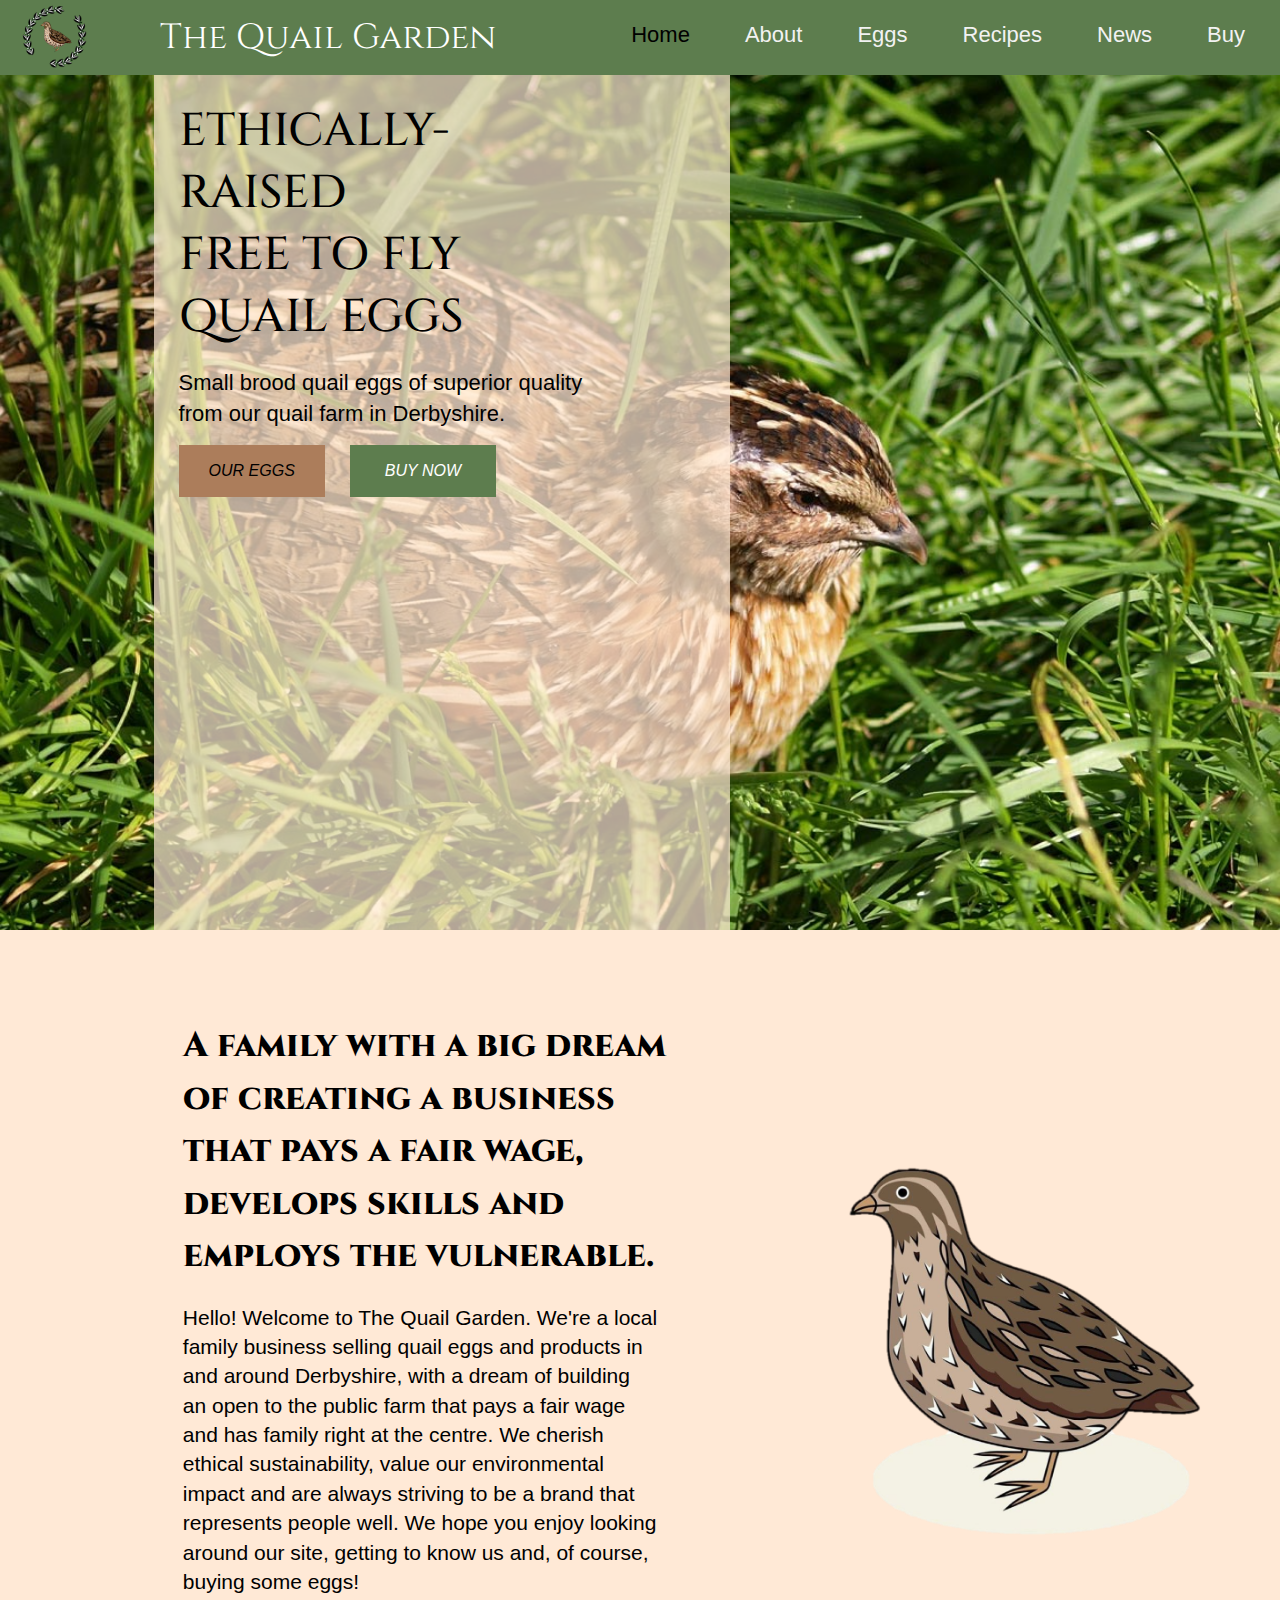
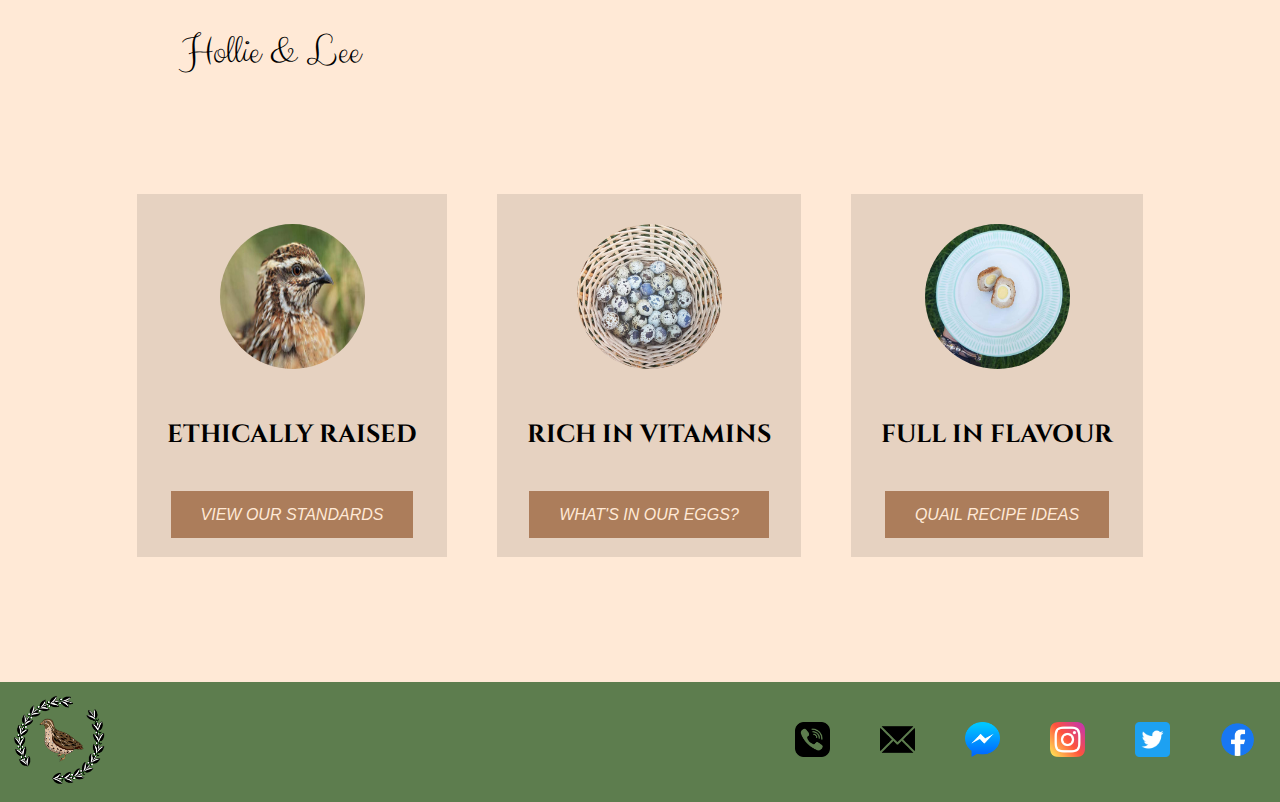
<file: TQG Website 001/index.html>
﻿<!DOCTYPE html>
<html lang="en-GB">


<!-- Header-->

<head>
    <meta charset="UTF-8">
    <meta name="description" content="Free to fly quail eggs">
    <meta name="keywords" content="quail eggs, quail, free range eggs, sustainable farming">
    <meta name="author" content="The Quail Garden">
    <meta name="viewport" content="width=device-width, initial-scale=1.0">
    <link rel="icon" type="image/png" href="img/quail_cartoon_trans_PAP_icon.ico">
    <link rel="stylesheet" href="style.css">
    
    <link href="https://fonts.googleapis.com/css?family=Cinzel&display=swap" rel="stylesheet">
    <link href="https://fonts.googleapis.com/css?family=Clicker+Script&display=swap" rel="stylesheet">
    <link href="https://fonts.googleapis.com/css?family=Roboto&display=swap" rel="stylesheet">
    <link rel="stylesheet" href="https://cdnjs.cloudflare.com/ajax/libs/font-awesome/4.7.0/css/font-awesome.min.css">
    <script>
        function myFunction() {
            var x = document.getElementById("myTopnav");
            if (x.className === "topnav") {
                x.className += " responsive";
            } else {
                x.className = "topnav";
            }
        }
    </script>
    <title>The Quail Garden - Home</title>
</head>

<body>


    <!--Header-->
    <!--Navigation-->

    <div class="topnav" id="myTopnav">
    <div> <a id="logo" href="index.html"><img src="img/Quail_garden_logo_transparent.png" height="70" width="70" alt="The quail garden logo"></a></div>
        <div><h1> The Quail Garden</h1></div>
        <div>
        <a href="index.html" class="active">Home</a>
        <a href="about.html">About</a>
        <a href="our_eggs.html">Eggs</a>
        <a href="recipes.html">Recipes</a>
        <a href="news.html">News</a>
        <a href="buy.html">Buy</a>
        <a href="javascript:void(0);" class="icon" aria-label="Open" onclick="myFunction()">
            <div class="fa fa-bars"></div>
        </a>
     </div>
    </div>

    <!--- Banner section -->
    <div style="background-image:url(img/buy_now.jpg);" class="flex-container-banner">
        <div>
            <div>
                <h2>ETHICALLY-RAISED FREE TO FLY QUAIL EGGS</h2>
                <p> Small brood quail eggs of superior quality from our quail farm in Derbyshire.</p>
            </div>
            <div class="flex-inner">
                <div class="button1"><a href="our_eggs.html">OUR EGGS</a></div>
                <div class="button2"><a href="buy.html">BUY NOW</a> </div>
            </div>

        </div>
    </div>


    <!--Introduction-->
    <div class="flex-container-intro">
        <div>

            <h3>A family with a big dream of creating a business that pays a fair wage, develops skills and employs the vulnerable.</h3>
            <p>
                Hello! Welcome to The Quail Garden. We're a local family business selling quail eggs and products in and around Derbyshire, with a dream of building an open to the public farm that pays a fair wage and has family right at the centre. We cherish ethical sustainability, value our environmental impact and are always striving to be a brand that represents people well. We hope you enjoy looking around our site, getting to know us and, of course, buying some eggs!
            </p>
            <h4>Hollie & Lee</h4>
        </div>
        <div> <img src="img/quail_cartoon_trans.png" alt="quail cartoon"></div>
    </div>

    <!--Product boxes-->
    <div class="flex-container">
        <div>
            <div>
                <div class="column">
                    <img src="img/quail.jpg" width="145" height="145" alt="one quail">
                    <h5>ETHICALLY RAISED</h5>
                    <a class="button1" href="about.html">View our standards</a>
                </div>
            </div>
        </div>

        <div>
            <div>
                <div class="column">
                    <img src="img/basket_of_quail_eggs.jpg" width="145" height="145" alt="basket of quail eggs">
                    <h5>RICH IN VITAMINS</h5>
                    <a class="button1" href="our_eggs.html">What's in our eggs?</a>
                </div>
            </div>
        </div>
        <div>
            <div>
                <div class="column">
                    <img src="img/quail_scotch_egg.jpg" width="145" height="145" alt="quail scotch egg">
                    <h5>FULL IN FLAVOUR</h5>
                    <a class="button1" href="recipes.html">Quail recipe ideas</a>
                </div>
            </div>
        </div>
    </div>
    <!--Footer -->
    <footer>
        <div class="flex-container-footer">
            <div>
                <img class="logo" src="img/Quail_garden_logo_transparent.png" height="70" width="70" alt="The quail garden logo">

            </div>


            <div class="social-icon">
                <a href="http://facebook.com/TheQuailGarden"><img src="img/f_logo_RGB-Blue_58.png" height="25" width="2" alt="The quail garden facebook"></a>
                <a href="http://twitter.com/QuailGarden"><img src="img/Twitter_Social_Icon_Rounded_Square_Color.png" height="25" width="2" alt="The quail garden Twitter"></a>
                <a href="http://instagram.com/thequailgarden/"><img src="img/instagram.png" height="25" width="2" alt="The quail garden Instagram"></a>
                <a href="http://m.me/thequailgarden"><img src="img/fbmessenger.png" height="25" width="2" alt="message the quail garden on messenger"></a>
                <a href="mailto:thequailgarden@gmail.com"><img src="img/mail.png" height="25" width="2" alt="The quail garden email"></a>
                <a href="tel:07450309861"><img src="img/phone.png" height="25" width="2" alt="The quail garden call"></a>
            </div>
        </div>
    </footer>
</body>

</html>
</file>
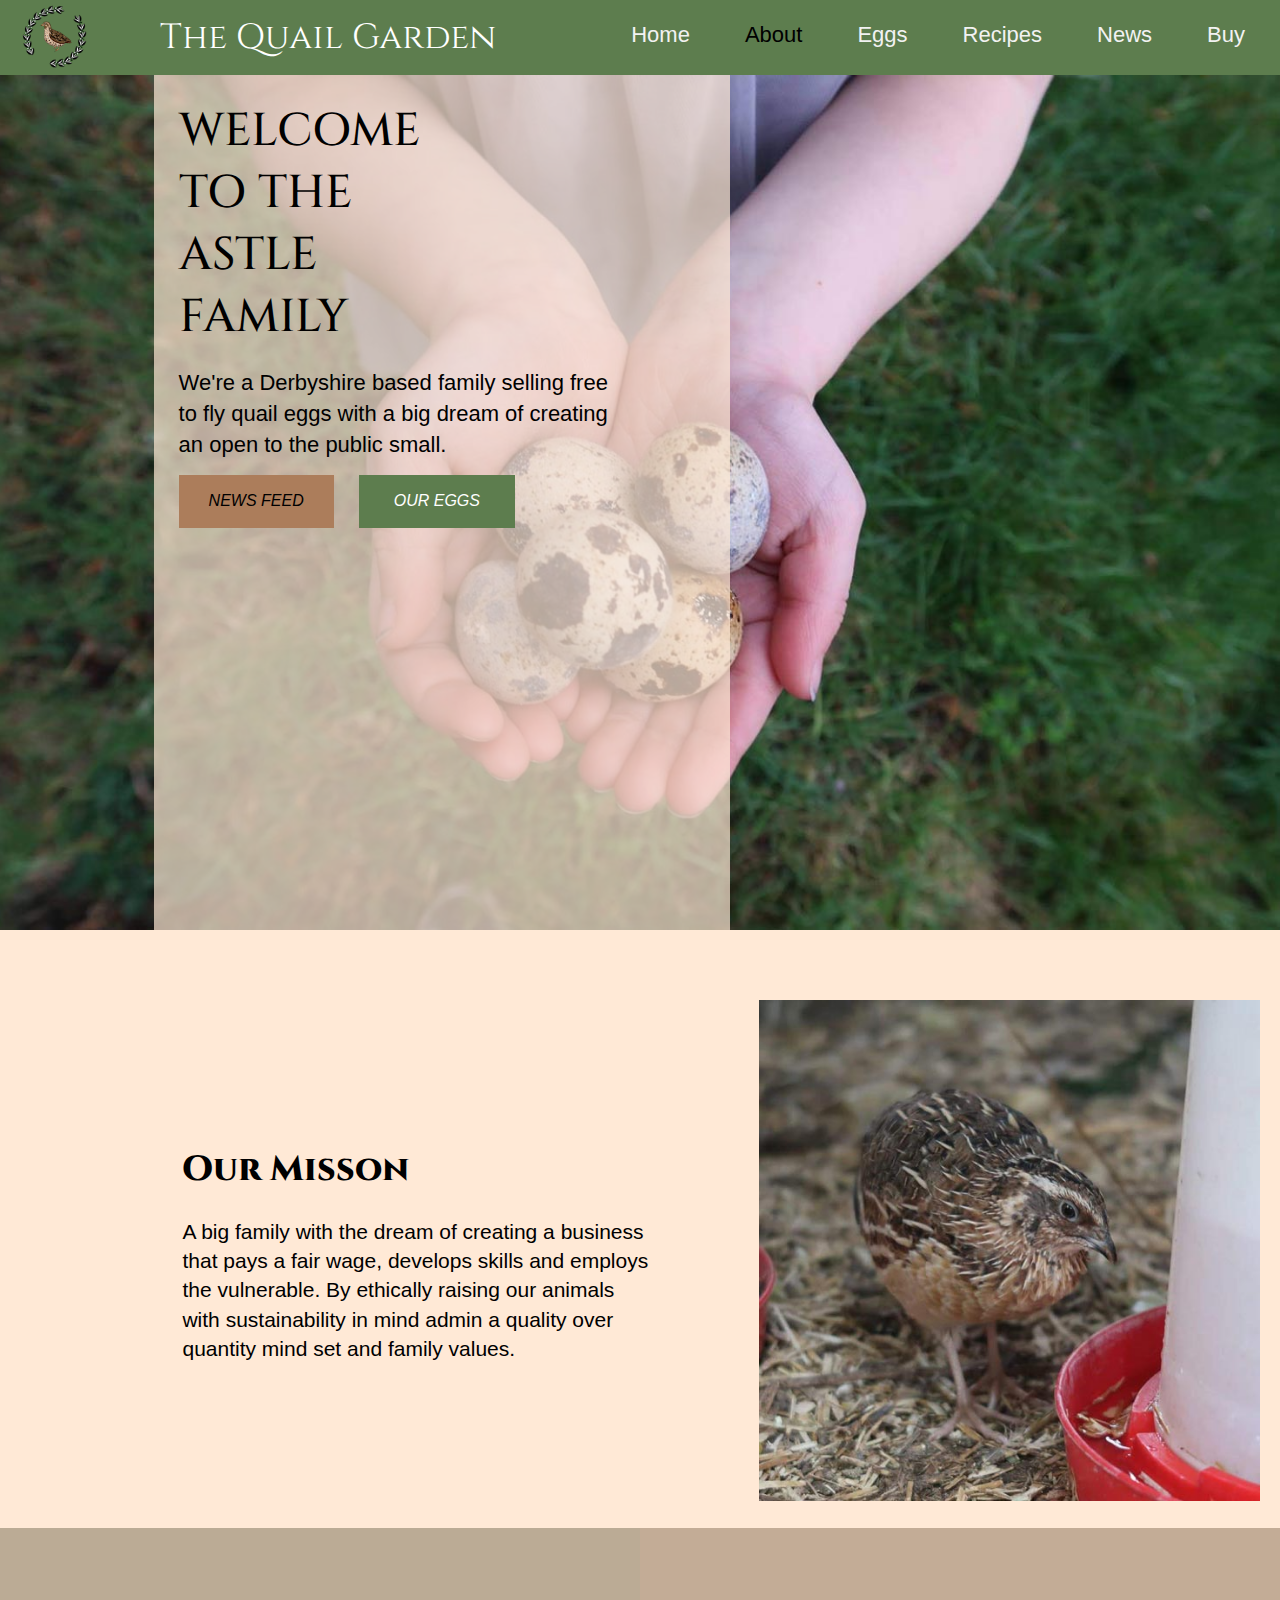
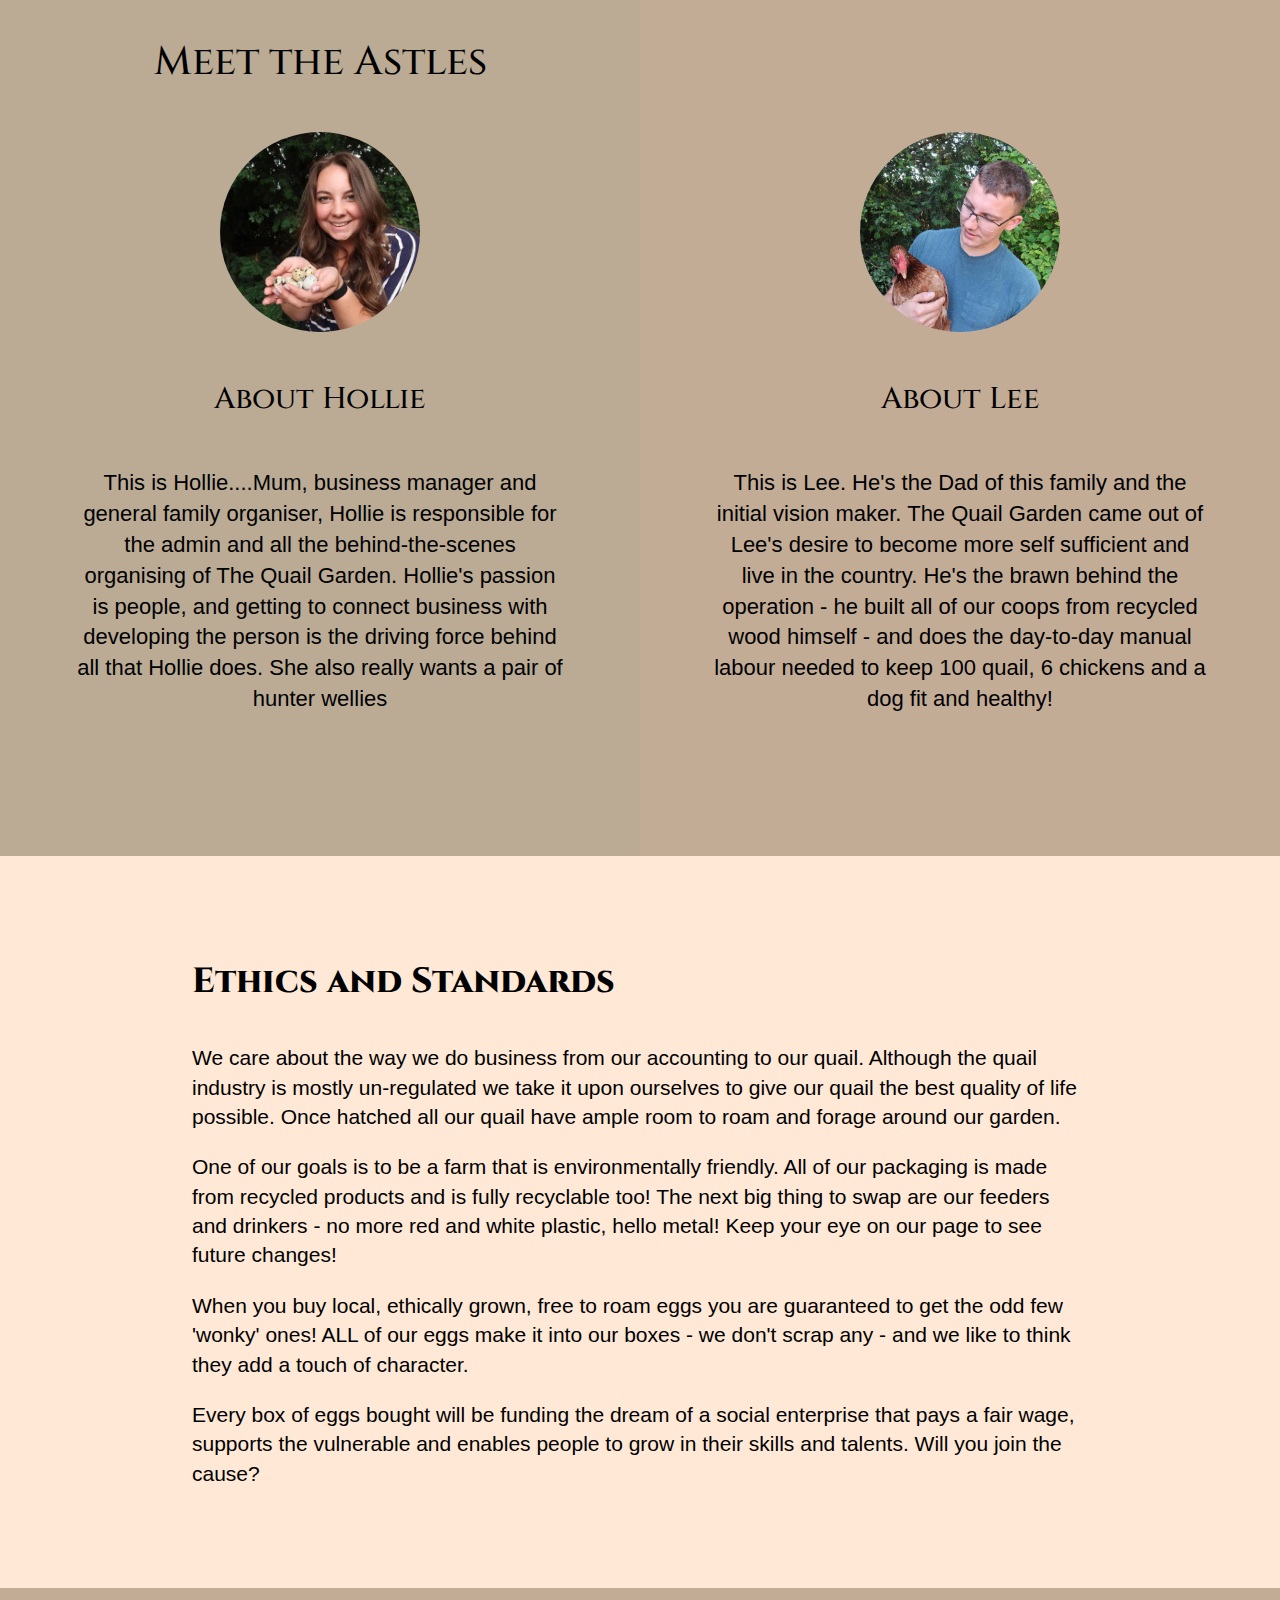
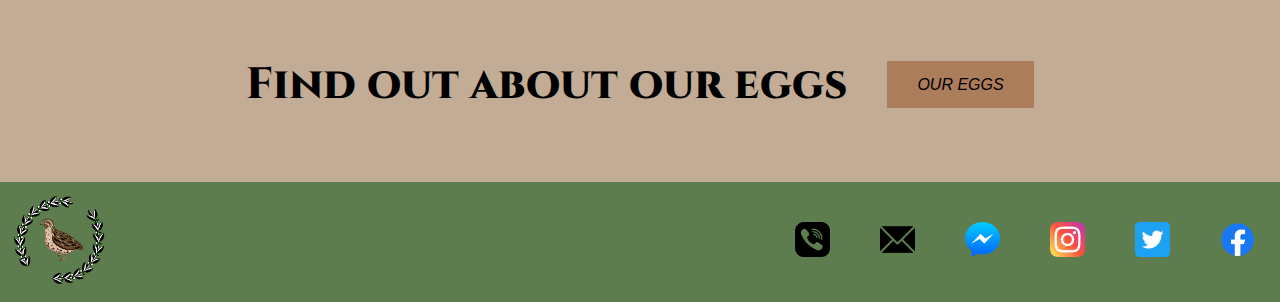
<file: TQG Website 001/about.html>
﻿<!DOCTYPE html>
<html lang="en-GB">


<!-- Header-->

<head>
    <meta charset="UTF-8">
    <meta name="description" content="Welcome to our family, learn about us and our value. Providing high quality quail eggs in and around Derbyshire.">
    <meta name="keywords" content="About the quail garden, ethcial farming, sustainability, about us">
    <meta name="author" content="The Quail Garden">
    <meta name="viewport" content="width=device-width, initial-scale=1.0">
    <link rel="stylesheet" href="style.css">
    <link rel="icon" type="image/png" href="img/quail_cartoon_trans_PAP_icon.ico">
    <link href="https://fonts.googleapis.com/css?family=Cinzel&display=swap" rel="stylesheet">
    <link href="https://fonts.googleapis.com/css?family=Clicker+Script&display=swap" rel="stylesheet">
    <link href="https://fonts.googleapis.com/css?family=Roboto&display=swap" rel="stylesheet">
    <link rel="stylesheet" href="https://cdnjs.cloudflare.com/ajax/libs/font-awesome/4.7.0/css/font-awesome.min.css">
    <script>
        function myFunction() {
            var x = document.getElementById("myTopnav");
            if (x.className === "topnav") {
                x.className += " responsive";
            } else {
                x.className = "topnav";
            }
        }
    </script>
    <title>The Quail Garden - About</title>
</head>

<body>


    <!--Header-->
    <!--Navigation-->

    <div class="topnav" id="myTopnav">
    <div> <a id="logo" href="index.html"><img src="img/Quail_garden_logo_transparent.png" height="70" width="70" alt="The quail garden logo"></a></div>
        <div><h1> The Quail Garden</h1></div>
        <div>
        <a href="index.html">Home</a>
        <a href="about.html" class="active">About</a>
        <a href="our_eggs.html">Eggs</a>    
        <a href="recipes.html">Recipes</a>
        <a href="news.html">News</a>
        <a href="buy.html">Buy</a>
        <a href="javascript:void(0);" class="icon" aria-label="Open" onclick="myFunction()">
            <div class="fa fa-bars"></div>
        </a>
     </div>
    </div>

    <!--- Hero banner section -->
    <div style="background-image:url(img/quail-eggs-in-two-hands.jpg);" class="flex-container-banner">

        <div>
            <div>
                <h2>WELCOME TO THE ASTLE FAMILY</h2>
                <p>
                    We're a Derbyshire based family selling free to fly quail eggs with a big dream of creating an open to the public small.

                </p>
            </div>

            <div class="flex-inner">

                <div class="button1"><a href="news.html">NEWS FEED</a></div>
                <div class="button2"><a href="our_eggs.html">OUR EGGS</a> </div>
            </div>


        </div>
    </div>



    <!--Misson-->
    <div class="flex-container-intro">
        <div>

            <h3>Our Misson</h3>
            <p>A big family with the dream of creating a business that pays a fair wage, develops skills and employs the vulnerable. By ethically raising our animals with sustainability in mind admin a quality over quantity mind set and family values.</p>
            
        </div>
        <div> <img src="img/quail-with-feeder.jpg" alt="quail with feeder"></div>
    </div>


    <!--About the Owners-->

    <div class="flex-container-about">

        <div>
            <div class="content-box">
                <h3>Meet the Astles</h3><img src="img/Hollie-with-quail.jpg" width="200" height="200" alt="Hollie with quail">

                <h4>About Hollie</h4>
                <p>
                    This is Hollie....Mum, business manager and general family organiser, Hollie is responsible for the admin and all the behind-the-scenes organising of The Quail Garden. Hollie's passion is people, and getting to connect business with developing the person
                    is the driving force behind all that Hollie does. She also really wants a pair of hunter wellies
                </p>
            </div>
        </div>


        <div>
            <div class="content-box2">
                <img src="img/lee_with_chicken.jpg" width="200" height="200" alt="Lee with chicken">

                <h4>About Lee</h4>
                <p>
                    This is Lee. He's the Dad of this family and the initial vision maker. The Quail Garden came out of Lee's desire to become more self sufficient and live in the country. He's the brawn behind the operation - he built all of our coops from recycled wood
                    himself - and does the day-to-day manual labour needed to keep 100 quail, 6 chickens and a dog fit and healthy!
                </p>
            </div>
        </div>


    </div>


    <!-- Ethics and standards-->
   

        <div class="introduction2">
                <h3>Ethics and Standards</h3>
                <p>
                    We care about the way we do business from our accounting to our quail. Although the quail industry is mostly un-regulated we take it upon ourselves to give our quail the best quality of life possible. Once hatched all our quail have ample room to roam
                    and forage around our garden.
                </p>
                <p>
                    One of our goals is to be a farm that is environmentally friendly. All of our packaging is made from recycled products and is fully recyclable too! The next big thing to swap are our feeders and drinkers - no more red and white plastic, hello metal! Keep
                    your eye on our page to see future changes!
                </p>
                <p>When you buy local, ethically grown, free to roam eggs you are guaranteed to get the odd few 'wonky' ones! ALL of our eggs make it into our boxes - we don't scrap any - and we like to think they add a touch of character.</p>
                <p>
                    Every box of eggs bought will be funding the dream of a social enterprise that pays a fair wage, supports the vulnerable and enables people to grow in their skills and talents. Will you join the cause?
                </p>
        </div>


  



    <!--Call to action-->

    <div class="flex-cta-fullwidth">
        <div>
            <h3>Find out about our eggs</h3>
        </div>
        <div> <a class="button1" href="our_eggs.html">OUR EGGS</a></div>

    </div>


  <!--Footer -->
  <footer>
    <div class="flex-container-footer">
        <div>
            <img class="logo" src="img/Quail_garden_logo_transparent.png" height="70" width="70" alt="The quail garden logo">

        </div>


        <div class="social-icon">
            <a href="http://facebook.com/TheQuailGarden"><img src="img/f_logo_RGB-Blue_58.png" height="25" width="2" alt="The quail garden facebook"></a>
            <a href="http://twitter.com/QuailGarden"><img src="img/Twitter_Social_Icon_Rounded_Square_Color.png" height="25" width="2" alt="The quail garden Twitter"></a>
            <a href="http://instagram.com/thequailgarden/"><img src="img/instagram.png" height="25" width="2" alt="The quail garden Instagram"></a>
            <a href="http://m.me/thequailgarden"><img src="img/fbmessenger.png" height="25" width="2" alt="message the quail garden on messenger"></a>
            <a href="mailto:thequailgarden@gmail.com"><img src="img/mail.png" height="25" width="2" alt="thequailgarden@gmail.com"></a>
                <a href="tel:07450309861"><img src="img/phone.png" height="25" width="2" alt="07450309861"></a>
        </div>
    </div>
</footer>

</body>




</html>
</file>
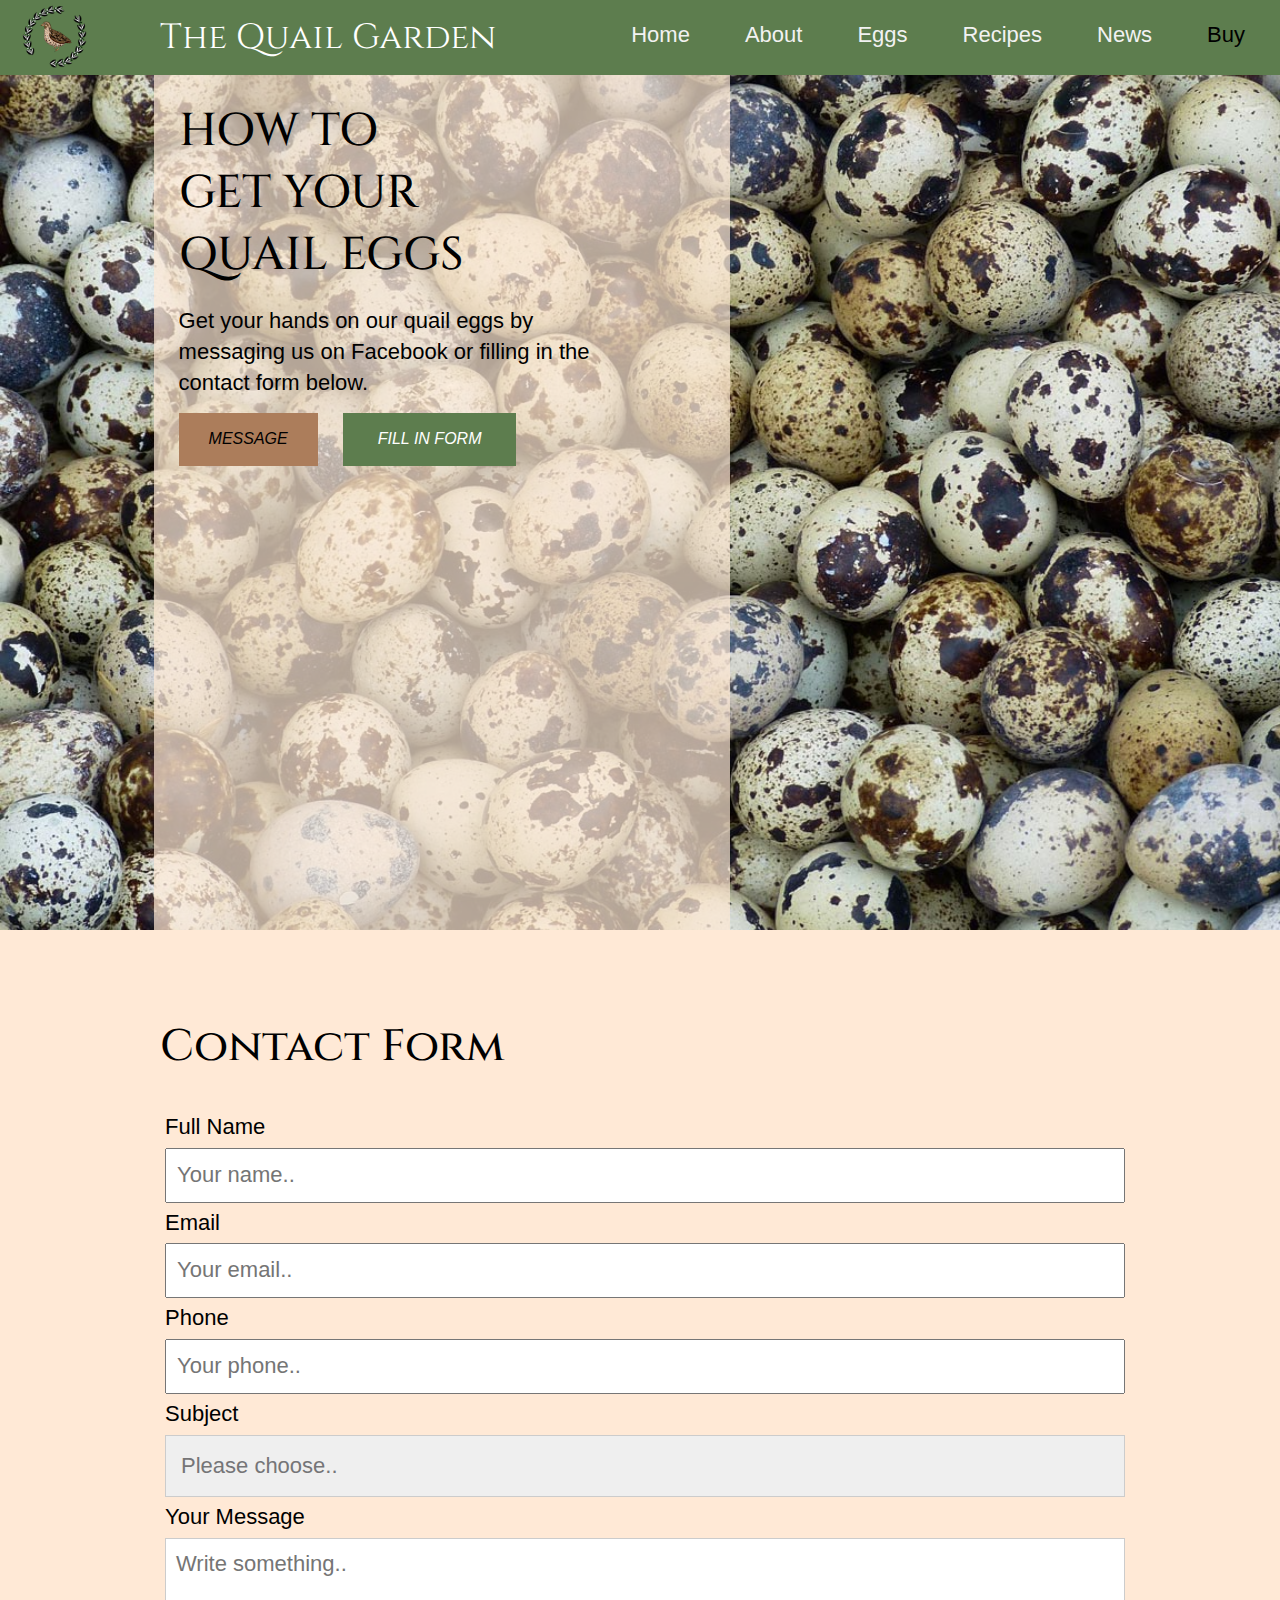
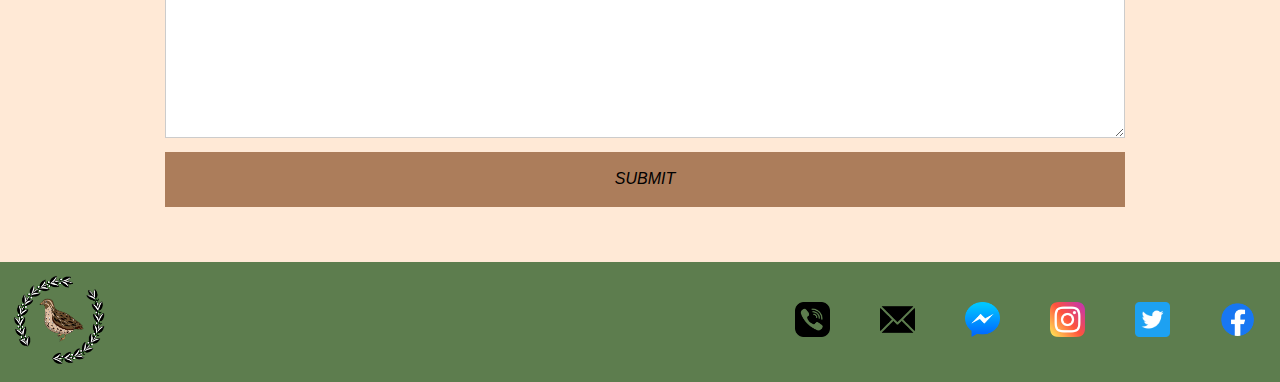
<file: TQG Website 001/buy.html>
﻿<!DOCTYPE html>
<html lang="en-GB">


<!-- Header-->

<head>
    <meta charset="UTF-8">
    <meta name="description" content="Get your hands on our quail eggs, whether for your family or for your resutrant, cafe or shop.">
    <meta name="keywords" content="buy quail eggs, wholesale quail eggs, free range eggs, sustainable farming, organic">
    <meta name="author" content="The Quail Garden">
    <meta name="viewport" content="width=device-width, initial-scale=1.0">
    <link rel="stylesheet" href="style.css">
    <link rel="icon" type="image/png" href="img/quail_cartoon_trans_PAP_icon.ico">
    <link href="https://fonts.googleapis.com/css?family=Cinzel&display=swap" rel="stylesheet">
    <link href="https://fonts.googleapis.com/css?family=Clicker+Script&display=swap" rel="stylesheet">
    <link href="https://fonts.googleapis.com/css?family=Roboto&display=swap" rel="stylesheet">
    <link rel="stylesheet" href="https://cdnjs.cloudflare.com/ajax/libs/font-awesome/4.7.0/css/font-awesome.min.css">
    <script>
        function myFunction() {
            var x = document.getElementById("myTopnav");
            if (x.className === "topnav") {
                x.className += " responsive";
            } else {
                x.className = "topnav";
            }
        }
    </script>
    <title>The Quail Garden - Buy</title>
</head>


<body>


    <!--Header-->
    <!--Navigation-->

    <div class="topnav" id="myTopnav">
        <div> <a id="logo" href="index.html"><img src="img/Quail_garden_logo_transparent.png" height="70" width="70" alt="The quail garden logo"></a></div>
         <div><h1> The Quail Garden</h1></div>
         <div>
         <a href="index.html">Home</a>
         <a href="about.html">About</a>
         <a href="our_eggs.html">Eggs</a>
         <a href="recipes.html">Recipes</a>
         <a href="news.html">News</a>
         <a href="buy.html" class="active">Buy</a>
         <a href="javascript:void(0);" class="icon" aria-label="Open" onclick="myFunction()">
            <div class="fa fa-bars"></div>
         </a>
     </div>
     </div>

    <!--- Banner section -->
    <div class="flex-container-banner">
        <div>
            <div>
                <h2>HOW TO GET YOUR QUAIL EGGS</h2>
                <p>
                    Get your hands on our quail eggs by messaging us on Facebook or filling in the contact form below.
                </p>
            </div>

            <div class="flex-inner">

                <div class="button1"><a href="http://m.me/thequailgarden">MESSAGE</a></div>
                <div class="button2"> <a href="#contact">FILL IN FORM</a> </div>
            </div>


        </div>
    </div>

    <!--Contact Form-->
    <div class="flexbox-contact">
        <div>
            <h2 id="contact">Contact Form</h2>
        </div>

        <div>
            <form action="thank_you.html" method="post">
                <label for="fname">Full Name</label>
                <input type="text" id="fname" name="fullname" placeholder="Your name..">
                <label for="email">Email</label>
                <input type="text" id="email" name="email" placeholder="Your email..">
                <label for="phone">Phone</label>
                <input type="number" id="phone" name="phone" placeholder="Your phone..">
                <label for="enquiry">Subject</label>
                <select id="enquiry" name="enquiry">
                    <option value="...">Please choose..</option>
                    <option value="oEnquiry">Order Enquiry</option>
                    <option value="penquiry">Product Enquiry</option>
                    <option value="tenquiry">Trade Enquiry</option>
                    <option value="other">Other</option>
                </select>
                <label for="Message">Your Message</label>
                <textarea id="Message" name="Message" placeholder="Write something.." style="height:200px"></textarea>
                <input class="button1" type="submit" value="SUBMIT">
            </form>
        </div>

    </div>

    <!--Footer -->
    <footer>
        <div class="flex-container-footer">
            <div>
                <img class="logo" src="img/Quail_garden_logo_transparent.png" height="70" width="70" alt="The quail garden logo">

            </div>


            <div class="social-icon">
                <a href="http://facebook.com/TheQuailGarden"><img src="img/f_logo_RGB-Blue_58.png" height="25" width="2" alt="The quail garden facebook"></a>
                <a href="http://twitter.com/QuailGarden"><img src="img/Twitter_Social_Icon_Rounded_Square_Color.png" height="25" width="2" alt="The quail garden Twitter"></a>
                <a href="http://instagram.com/thequailgarden/"><img src="img/instagram.png" height="25" width="2" alt="The quail garden Instagram"></a>
                <a href="http://m.me/thequailgarden"><img src="img/fbmessenger.png" height="25" width="2" alt="message the quail garden on messenger"></a>
                <a href="mailto:thequailgarden@gmail.com"><img src="img/mail.png" height="25" width="2" alt="thequailgarden@gmail.com"></a>
                <a href="tel:07450309861"><img src="img/phone.png" height="25" width="2" alt="07450309861"></a>
            </div>
        </div>
    </footer>

</body>




</html>
</file>
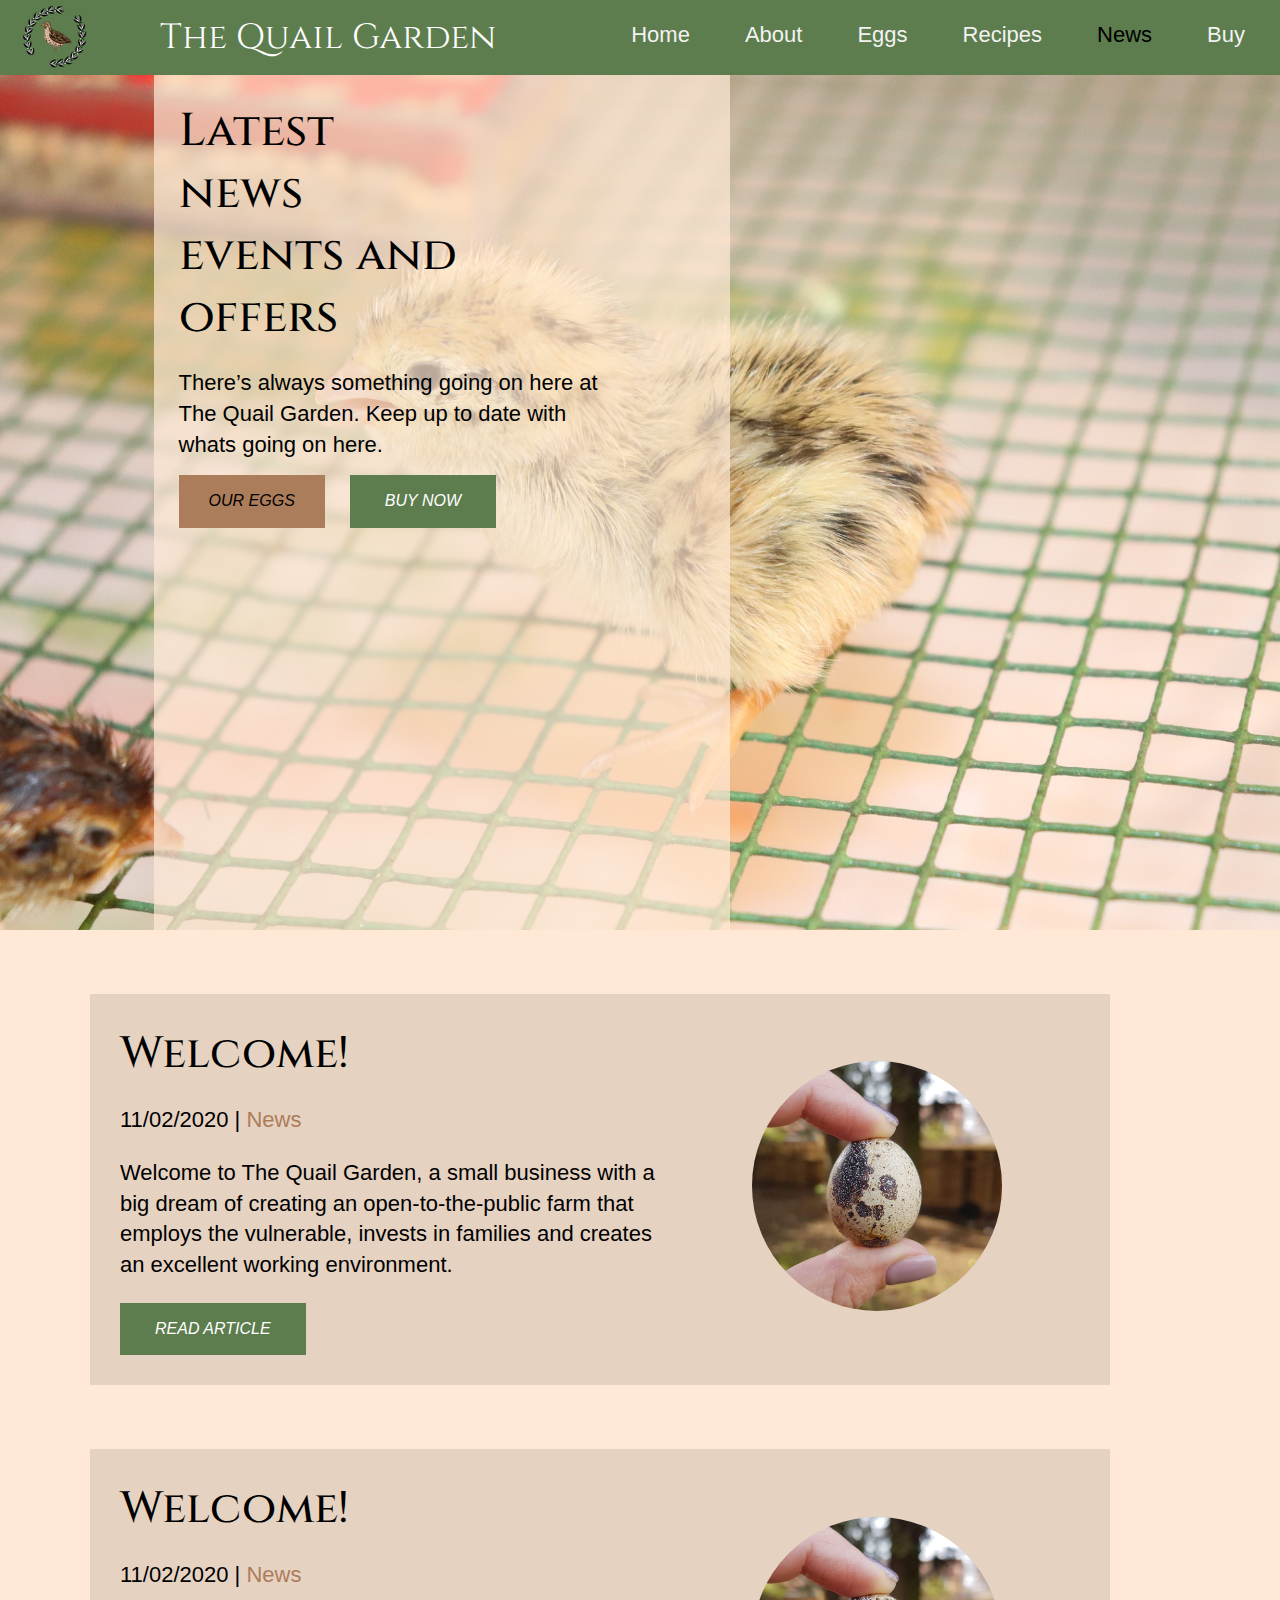
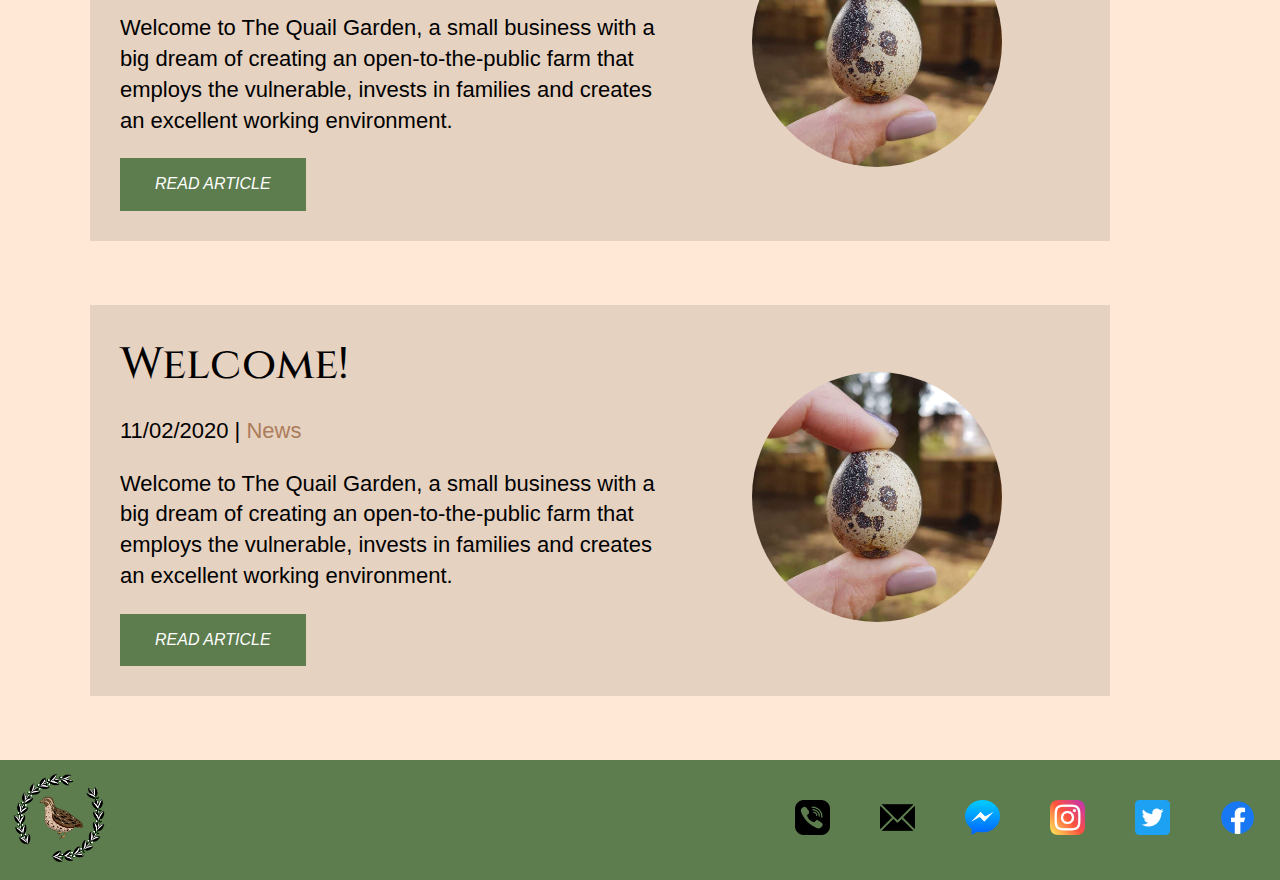
<file: TQG Website 001/news.html>
﻿<!DOCTYPE html>
<html lang="en-GB">


<!-- Header-->

<head>
    <meta charset="UTF-8">
    <meta name="description" content="Keep up-to-date with the latestest news from The Quail Garden">
    <meta name="keywords" content="quail eggs, quail, free range eggs, sustainable farming, news, welcome">
    <meta name="author" content="The Quail Garden">
    <meta name="viewport" content="width=device-width, initial-scale=1.0">
    <link rel="stylesheet" href="style.css">
    <link rel="icon" type="image/png" href="img/quail_cartoon_trans_PAP_icon.ico">
    <link href="https://fonts.googleapis.com/css?family=Cinzel&display=swap" rel="stylesheet">
    <link href="https://fonts.googleapis.com/css?family=Clicker+Script&display=swap" rel="stylesheet">
    <link href="https://fonts.googleapis.com/css?family=Roboto&display=swap" rel="stylesheet">
    <link rel="stylesheet" href="https://cdnjs.cloudflare.com/ajax/libs/font-awesome/4.7.0/css/font-awesome.min.css">
    <script>
        function myFunction() {
            var x = document.getElementById("myTopnav");
            if (x.className === "topnav") {
                x.className += " responsive";
            } else {
                x.className = "topnav";
            }
        }
    </script>
    <title>The Quail Garden - News</title>
</head>

<body>


      <!--Header-->
    <!--Navigation-->

    <div class="topnav" id="myTopnav">
        <div> <a id="logo" href="index.html"><img src="img/Quail_garden_logo_transparent.png" height="70" width="70" alt="The quail garden logo"></a></div>
         <div><h1> The Quail Garden</h1></div>
         <div>
         <a href="index.html">Home</a>
         <a href="about.html">About</a>
         <a href="our_eggs.html">Eggs</a>
         <a href="recipes.html">Recipes</a>
         <a href="news.html" class="active">News</a>
         <a href="buy.html">Buy</a>
         <a href="javascript:void(0);" class="icon" aria-label="Open" onclick="myFunction()">
            <div class="fa fa-bars"></div>
         </a>
     </div>
     </div>
    <!--- Banner section -->
    <div style="background-image:url(img/news_banner.jpg);" class="flex-container-banner">
        <div>
            <div>
                <h2>Latest news events and offers</h2>
                <p>
                    There’s always something going on here at The Quail Garden. Keep up to date with whats going on here.
                </p>
            </div>

            <div class="flex-inner">
                <div class="button1"><a href="our_eggs.html">OUR EGGS</a></div>
                <div class="button2"><a href="buy.html">BUY NOW</a> </div>
            </div>

        </div>
    </div>
    <!--News articles-->
    <div class="article-pre">
        <div class="column3">
            <div class="in-col">

                <div>
                    <h2>Welcome!</h2>
                    <p>11/02/2020 | <a href="news.html.html">News</a>
                    <p>
                        Welcome to The Quail Garden, a small business with a big dream of creating an open-to-the-public farm that employs the vulnerable, invests in families and creates an excellent working environment.
                    </p>
                    <a class="button2" href="welcome_to_the_quail_garden.html">READ ARTICLE</a>
                </div>
                <div><img src="img/one_quail_egg.jpg" width="145" height="145" alt="Quail Scotch Egg"></div>

            </div>

        </div>




        <div class="column3">
            <div class="in-col">

                <div>
                    <h2>Welcome!</h2>
                    <p>11/02/2020 | <a href="news.html.html">News</a>
                    <p>
                        Welcome to The Quail Garden, a small business with a big dream of creating an open-to-the-public farm that employs the vulnerable, invests in families and creates an excellent working environment.
                    </p>
                    <a class="button2" href="welcome_to_the_quail_garden.html">READ ARTICLE</a>
                </div>
                <div><img src="img/one_quail_egg.jpg" width="145" height="145" alt="Quail Scotch Egg"></div>

            </div>

        </div>


        <div class="column3">
            <div class="in-col">

                <div>
                    <h2>Welcome!</h2>
                    <p>11/02/2020 | <a href="news.html.html">News</a>
                    <p>
                        Welcome to The Quail Garden, a small business with a big dream of creating an open-to-the-public farm that employs the vulnerable, invests in families and creates an excellent working environment.
                    </p>
                    <a class="button2" href="welcome_to_the_quail_garden.html">READ ARTICLE</a>
                </div>
                <div><img src="img/one_quail_egg.jpg" width="145" height="145" alt="Quail Scotch Egg"></div>

            </div>

        </div>
    </div>
   <!--Footer -->
   <footer>
    <div class="flex-container-footer">
        <div>
            <img class="logo" src="img/Quail_garden_logo_transparent.png" height="70" width="70" alt="The quail garden logo">

        </div>


        <div class="social-icon">
            <a href="http://facebook.com/TheQuailGarden"><img src="img/f_logo_RGB-Blue_58.png" height="25" width="2" alt="The quail garden facebook"></a>
            <a href="http://twitter.com/QuailGarden"><img src="img/Twitter_Social_Icon_Rounded_Square_Color.png" height="25" width="2" alt="The quail garden Twitter"></a>
            <a href="http://instagram.com/thequailgarden/"><img src="img/instagram.png" height="25" width="2" alt="The quail garden Instagram"></a>
            <a href="http://m.me/thequailgarden"><img src="img/fbmessenger.png" height="25" width="2" alt="message the quail garden on messenger"></a>
            <a href="mailto:thequailgarden@gmail.com"><img src="img/mail.png" height="25" width="2" alt="The quail garden email"></a>
            <a href="tel:07450309861"><img src="img/phone.png" height="25" width="2" alt="The quail garden call"></a>
        </div>
    </div>
</footer>

</body>



</html>
</file>
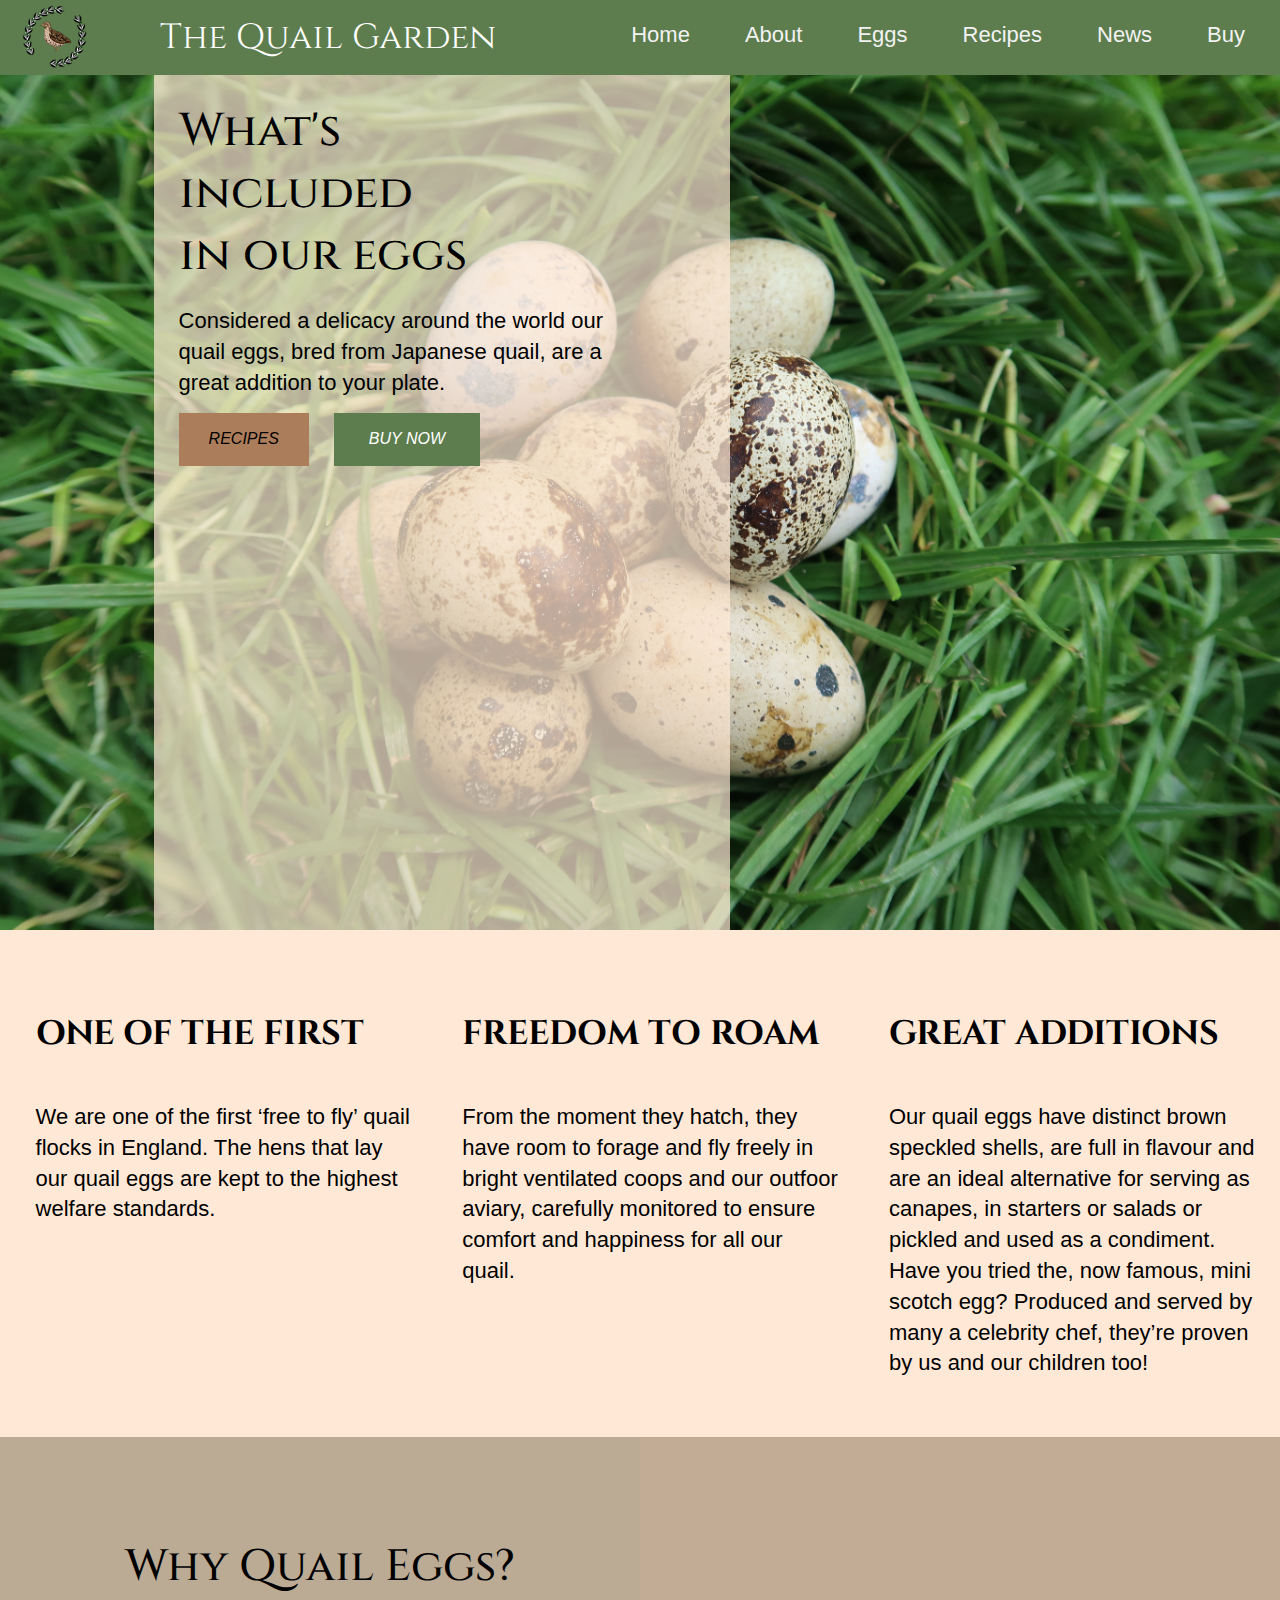
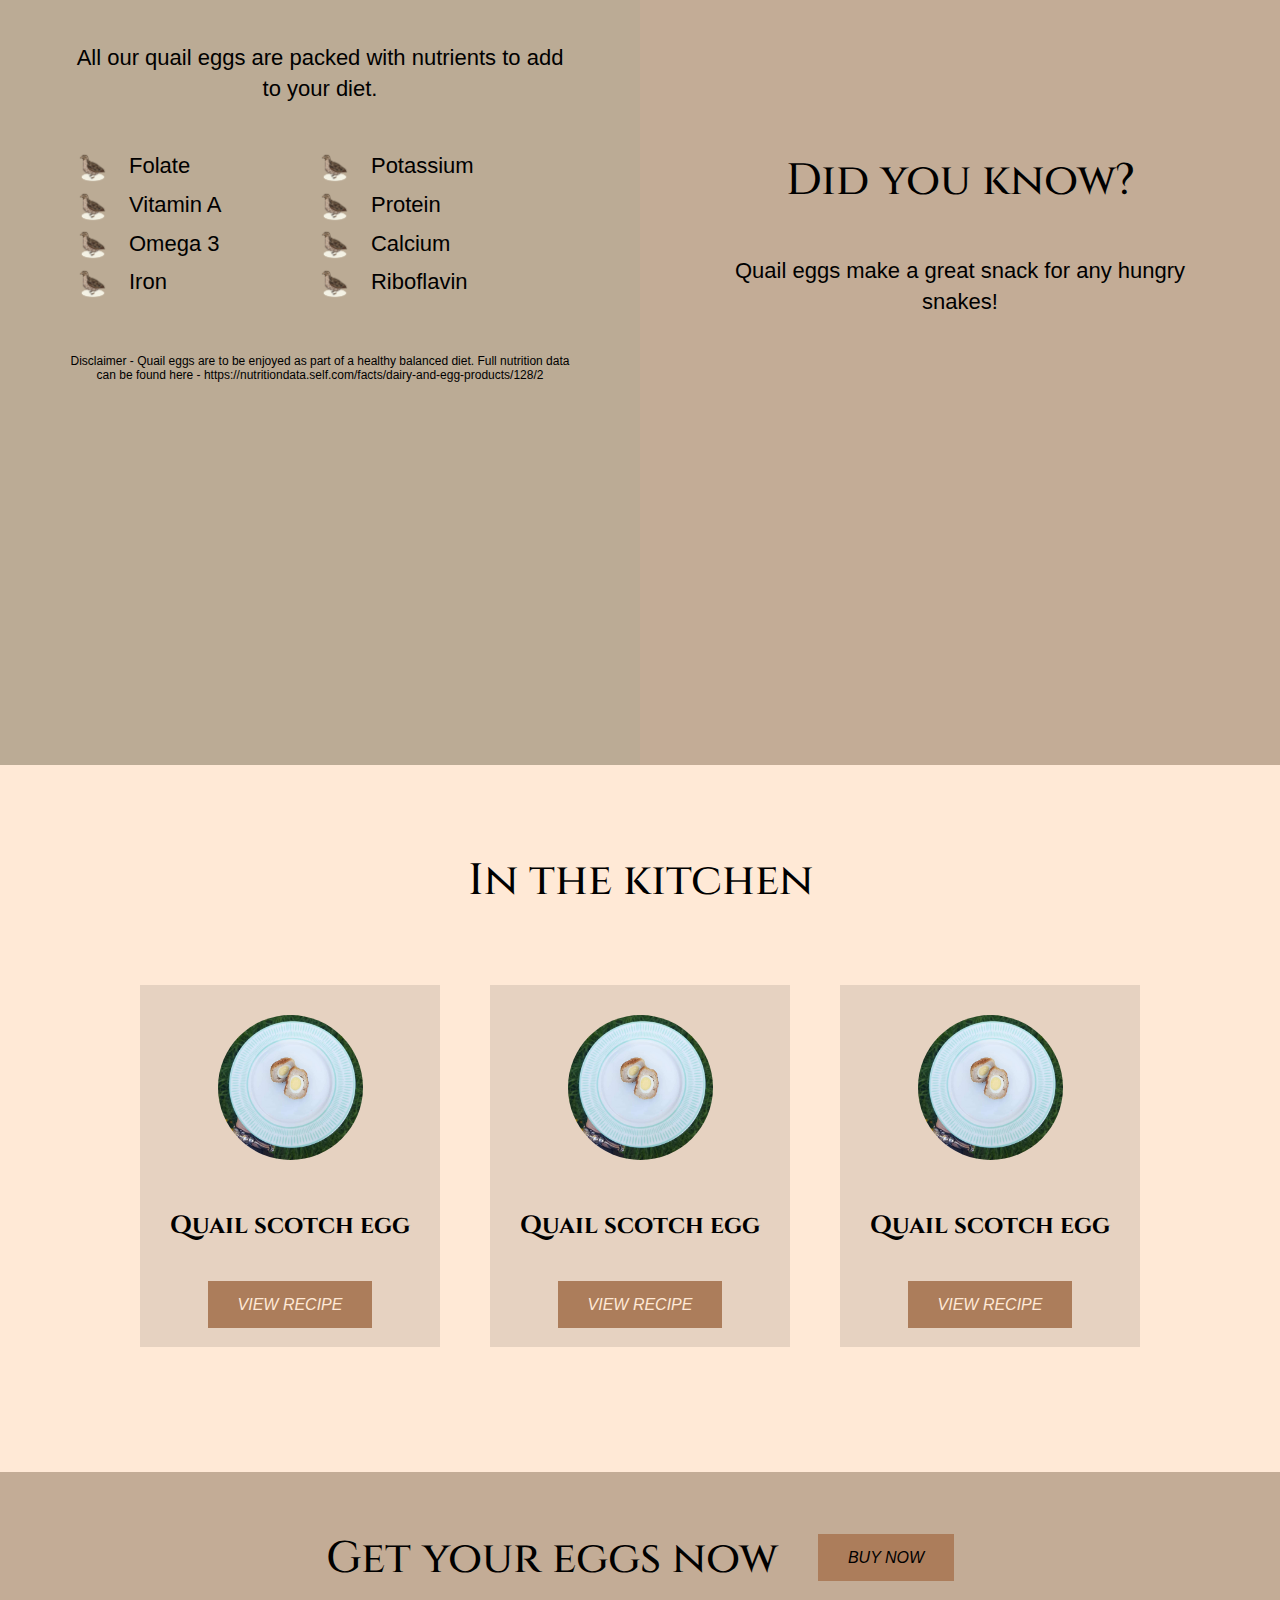
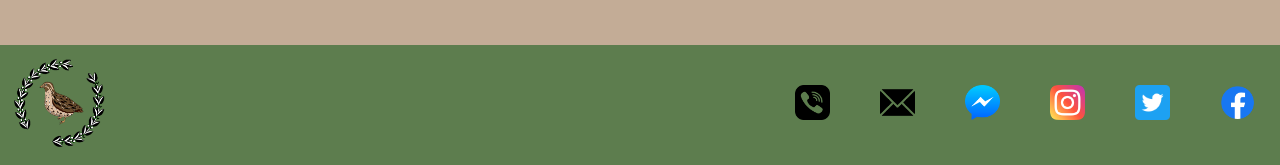
<file: TQG Website 001/our_eggs.html>
﻿<!DOCTYPE html>
<html lang="en-GB">


<!-- Header-->

<head>
    <meta charset="UTF-8">
    <meta name="description" content="Learn about our eggs and the standards we keep to bring you the highest quaility quail eggs.">
    <meta name="keywords" content="quail eggs, quail, free range eggs, sustainable farming">
    <meta name="author" content="The Quail Garden">
    <meta name="viewport" content="width=device-width, initial-scale=1.0">
    <link rel="stylesheet" href="style.css">
    <link rel="icon" type="image/png" href="img/quail_cartoon_trans_PAP_icon.ico">
    <link href="https://fonts.googleapis.com/css?family=Cinzel&display=swap" rel="stylesheet">
    <link href="https://fonts.googleapis.com/css?family=Clicker+Script&display=swap" rel="stylesheet">
    <link href="https://fonts.googleapis.com/css?family=Roboto&display=swap" rel="stylesheet">
    <link rel="stylesheet" href="https://cdnjs.cloudflare.com/ajax/libs/font-awesome/4.7.0/css/font-awesome.min.css">
    <script>
        function myFunction() {
            var x = document.getElementById("myTopnav");
            if (x.className === "topnav") {
                x.className += " responsive";
            } else {
                x.className = "topnav";
            }
        }
    </script>
    <title>The Quail Garden - Eggs</title>
</head>

<body>


    <!--Header-->
    <!--Navigation-->

    <div class="topnav" id="myTopnav">
        <div> <a id="logo" href="index.html"><img src="img/Quail_garden_logo_transparent.png" height="70" width="70" alt="The quail garden logo"></a></div>
         <div><h1> The Quail Garden</h1></div>
         <div>
         <a href="index.html">Home</a>
         <a href="about.html">About</a>
         <a href="our_eggs.html">Eggs</a>
         <a href="recipes.html">Recipes</a>
         <a href="news.html">News</a>
         <a href="buy.html">Buy</a>
         <a href="javascript:void(0);" class="icon" aria-label="Open" onclick="myFunction()">
            <div class="fa fa-bars"></div>
         </a>
     </div>
     </div>
    <!--- Banner section -->

    <div style="background-image:url(img/IMG_1754.JPG);" class="flex-container-banner">
        <div>
            <div>
                <h2>What's included in our eggs</h2>
                <p> Considered a delicacy around the world our quail eggs, bred from Japanese quail, are a great addition to your plate.</p>
            </div>

            <div class="flex-inner">

                <div class="button1"><a href="recipes.html">RECIPES</a></div>
                <div class="button2"><a href="buy.html">BUY NOW</a> </div>
            </div>


        </div>
    </div>


    <!--Product info-->

    <div class="flex-container-info">



        <div>
            <div>
                <div class="column">
                    <h4>ONE OF THE FIRST</h4>
                    <p>We are one of the first ‘free to fly’ quail flocks in England. The hens that lay our quail eggs are kept to the highest welfare standards.</p>
                </div>
            </div>
        </div>

        <div>
            <div>
                <div class="column">
                    <h4>FREEDOM TO ROAM</h4>
                    <p>From the moment they hatch, they have room to forage and fly freely in bright ventilated coops and our outfoor aviary, carefully monitored to ensure comfort and happiness for all our quail.</p>
                </div>
            </div>
        </div>

        <div>
            <div>
                <div class="column">
                    <h4>GREAT ADDITIONS</h4>
                    <p>
                        Our quail eggs have distinct brown speckled shells, are full in flavour and are an ideal alternative for serving as canapes, in starters or salads or pickled and used as a condiment. Have you tried the, now famous, mini scotch egg? Produced and served
                        by many a celebrity chef, they’re proven by us and our children too!
                    </p>
                </div>
            </div>
        </div>
    </div>



    <!--Why quail eggs?-->
    <div class="flex-container-about">

        <div>
            <div class="content-box">

                <h2>Why Quail Eggs?</h2>
                <p>All our quail eggs are packed with nutrients to add to your diet.</p>
                <div class="multicol">
                    <ul>
                        <li>Folate</li>
                        <li>Vitamin A</li>
                        <li>Omega 3</li>
                        <li>Iron</li>
                    </ul>
                    <ul>
                        <li>Potassium</li>
                        <li>Protein</li>
                        <li>Calcium</li>
                        <li>Riboflavin</li>
                    </ul>
                    
                </div>
               <div><h6>Disclaimer - Quail eggs are to be enjoyed as part of a healthy balanced diet. Full nutrition data can be found here - https://nutritiondata.self.com/facts/dairy-and-egg-products/128/2</h6></div>
            </div>
        </div>


        <div>
            <div class="content-box3">

                <h2>Did you know?</h2>
                <p>Quail eggs make a great snack for any hungry snakes!</p>
            </div>
        </div>


    </div>




    <!--Recipe boxes-->
    <div class="looseheader">
    <h2>In the kitchen</h2></div>
    <div class="flex-container">
   

        <div>
            <div>
                <div class="column">
                    <img src="img/quail_scotch_egg.jpg" width="145" height="145" alt="quailimage">
                    <h5>Quail scotch egg</h5>
                    <a class="button1" href="Quail_scotch_egg.html">View recipe</a>
                </div>
            </div>
        </div>


        <div>
            <div>
                <div class="column">
                    <img src="img/quail_scotch_egg.jpg" width="145" height="145" alt="quailimage">
                    <h5>Quail scotch egg</h5>
                    <a class="button1" href="Quail_scotch_egg.html">View recipe</a>
                </div>
            </div>
        </div>

        <div>
            <div>
                <div class="column">
                    <img src="img/quail_scotch_egg.jpg" width="145" height="145" alt="quailimage">
                    <h5>Quail scotch egg</h5>
                    <a class="button1" href="Quail_scotch_egg.html">View recipe</a>
                
                </div>
            </div>
        </div>
    </div>
    





    <!--Call to action-->

    <div class="flex-cta-fullwidth">
        <div>
            <h2>Get your eggs now</h2>
        </div>
        <div> <a class="button1" href="buy.html">BUY NOW</a></div>

    </div>
    <!--Footer -->
    <footer>
        <div class="flex-container-footer">
            <div>
                <img class="logo" src="img/Quail_garden_logo_transparent.png" height="70" width="70" alt="The quail garden logo">

            </div>


            <div class="social-icon">
                <a href="http://facebook.com/TheQuailGarden"><img src="img/f_logo_RGB-Blue_58.png" height="25" width="2" alt="The quail garden facebook"></a>
                <a href="http://twitter.com/QuailGarden"><img src="img/Twitter_Social_Icon_Rounded_Square_Color.png" height="25" width="2" alt="The quail garden Twitter"></a>
                <a href="http://instagram.com/thequailgarden/"><img src="img/instagram.png" height="25" width="2" alt="The quail garden Instagram"></a>
                <a href="http://m.me/thequailgarden"><img src="img/fbmessenger.png" height="25" width="2" alt="message the quail garden on messenger"></a>
                <a href="mailto:thequailgarden@gmail.com"><img src="img/mail.png" height="25" width="2" alt="The quail garden email"></a>
                <a href="tel:07450309861"><img src="img/phone.png" height="25" width="2" alt="The quail garden call"></a>
            </div>
        </div>
    </footer>


</body>






</html>
</file>
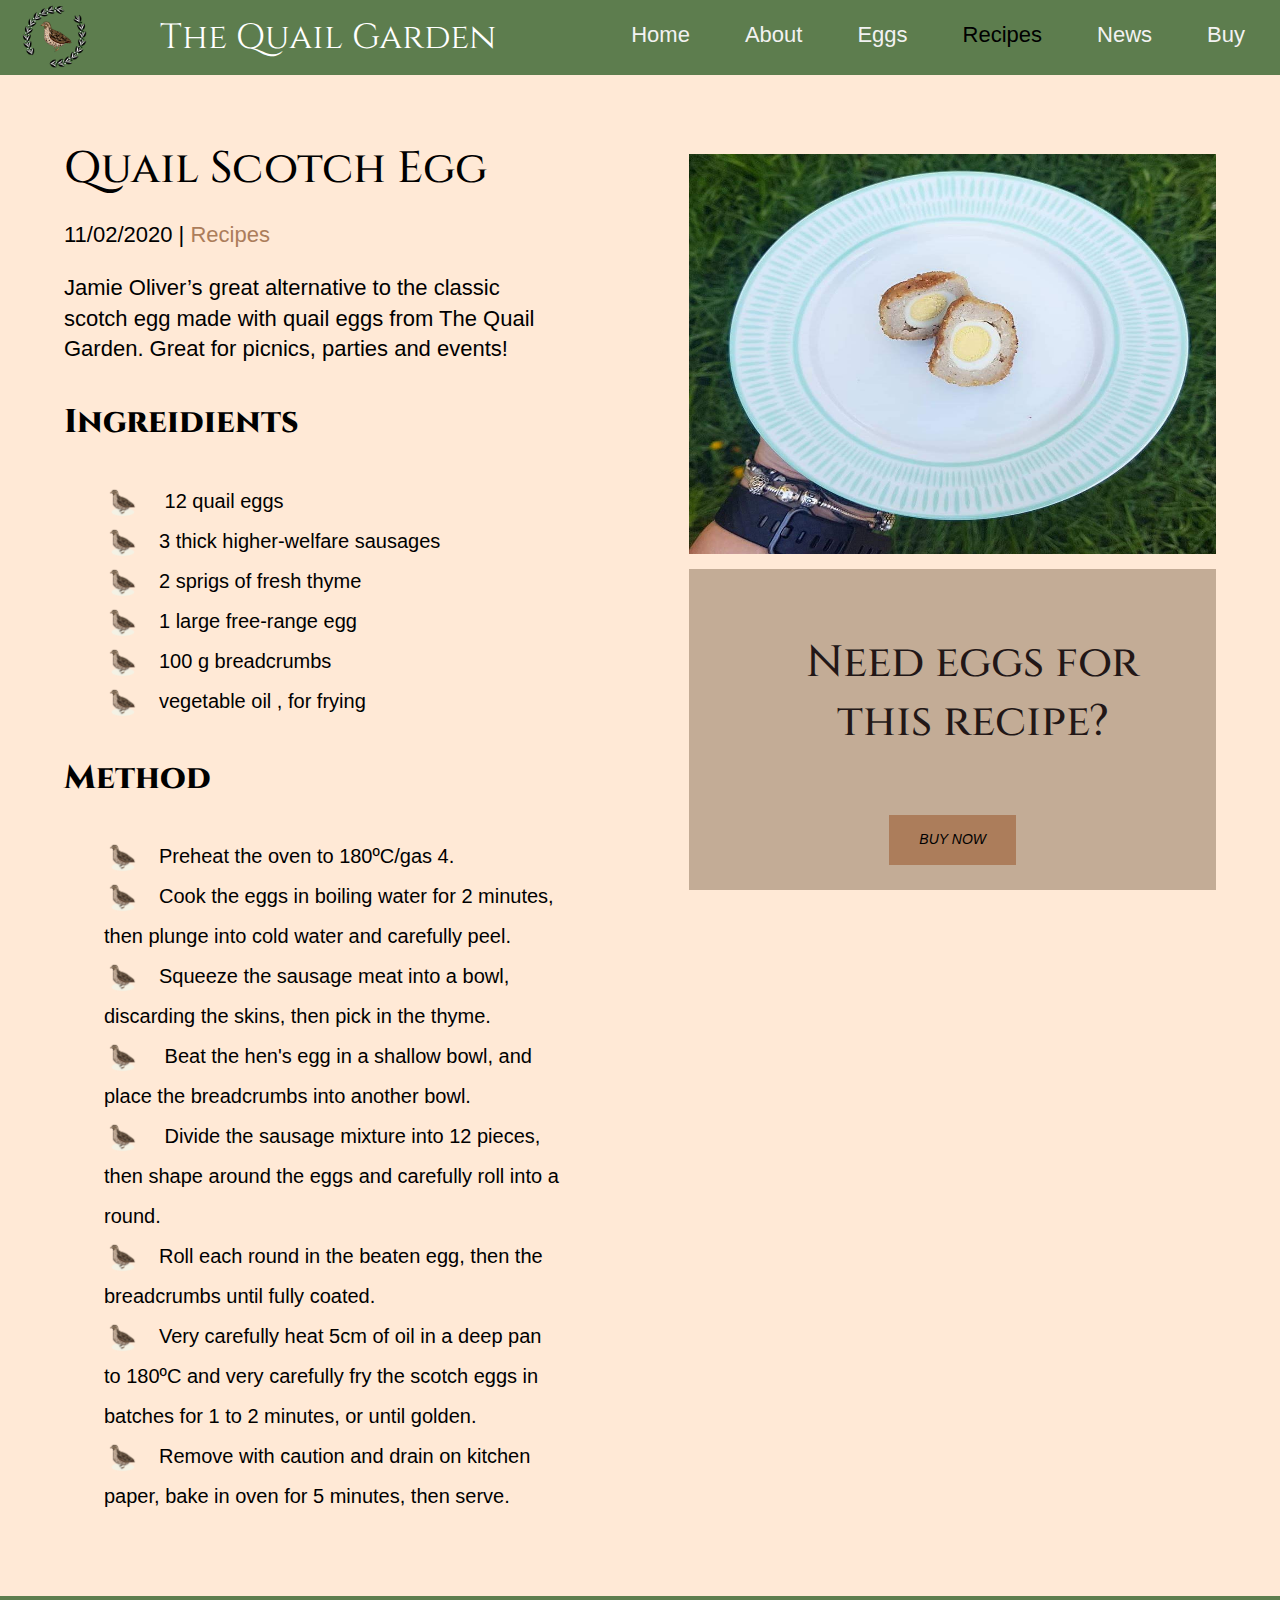
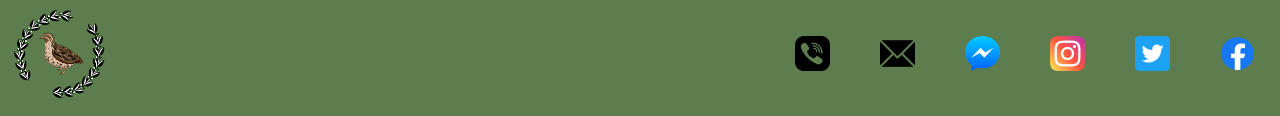
<file: TQG Website 001/Quail_scotch_egg.html>
﻿<!DOCTYPE html>
<html lang="en-GB">


<!-- Header-->

<head>
    <meta charset="UTF-8">
    <meta name="description" content="Jamie Oliver’s great alternative to the classic scotch egg made with quail eggs from The Quail Garden. Great for picnics, parties and events!">
    <meta name="keywords" content="quail scotch egg, recipes, quail egg recipes, free range eggs, sustainable farming">
    <meta name="author" content="The Quail Garden">
    <meta name="viewport" content="width=device-width, initial-scale=1.0">
    <link rel="stylesheet" href="style.css">
    <link rel="icon" type="image/png" href="img/quail_cartoon_trans_PAP_icon.ico">
    <link href="https://fonts.googleapis.com/css?family=Cinzel&display=swap" rel="stylesheet">
    <link href="https://fonts.googleapis.com/css?family=Clicker+Script&display=swap" rel="stylesheet">
    <link href="https://fonts.googleapis.com/css?family=Roboto&display=swap" rel="stylesheet">
    <link rel="stylesheet" href="https://cdnjs.cloudflare.com/ajax/libs/font-awesome/4.7.0/css/font-awesome.min.css">
    <script>
        function myFunction() {
            var x = document.getElementById("myTopnav");
            if (x.className === "topnav") {
                x.className += " responsive";
            } else {
                x.className = "topnav";
            }
        }
    </script>
    <title>Recipes - Quail Scotch Egg</title>
</head>

<body>



    <!--Header-->
    <!--Navigation-->

    <div class="topnav" id="myTopnav">
        <div> <a id="logo" href="index.html"><img src="img/Quail_garden_logo_transparent.png" height="70" width="70" alt="The quail garden logo"></a></div>
         <div><h1>The Quail Garden</h1></div>
         <div>
         <a href="index.html">Home</a>
         <a href="about.html">About</a>
         <a href="our_eggs.html">Eggs</a>
         <a href="recipes.html" class="active">Recipes</a>
         <a href="news.html">News</a>
         <a href="buy.html">Buy</a>
         <a href="javascript:void(0);" class="icon" aria-label="Open" aria-label="Open" onclick="myFunction()">
            <div class="fa fa-bars"></div>
         </a>
     </div>
     </div>

    <!--Recipe-->
    <div class="article">
        <div>
            <h2>Quail Scotch Egg</h2>
            <p>11/02/2020 | <a href="recipes.html"> Recipes</a></p>
            <div class="mobileimage">
            <img src="img/quail_scotch_egg.jpg" height="200" width="200" alt="Quail scotch egg recipes"></div>

           
                <p> 
                    Jamie Oliver’s great alternative to the classic scotch egg made with quail eggs from The Quail
                    Garden. Great for picnics, parties and events!
                </p>
           


            <h3>Ingreidients</h3>
            <ul>
                <li> 12 quail eggs</li>
                <li>3 thick higher-welfare sausages</li>
                <li>2 sprigs of fresh thyme</li>
                <li>1 large free-range egg</li>
                <li>100 g breadcrumbs</li>
                <li>vegetable oil , for frying</li>
            </ul>

            <h3>Method</h3>
            <ul>
                <li>Preheat the oven to 180ºC/gas 4.</li>
                <li>Cook the eggs in boiling water for 2 minutes, then plunge into cold water and carefully peel.</li>
                <li>Squeeze the sausage meat into a bowl, discarding the skins, then pick in the thyme.</li>
                <li> Beat the hen's egg in a shallow bowl, and place the breadcrumbs into another bowl.</li>
                <li>
                    Divide the sausage mixture into 12 pieces, then shape around the eggs and carefully roll into a round.
                </li>
                <li>Roll each round in the beaten egg, then the breadcrumbs until fully coated.</li>
                <li>Very carefully heat 5cm of oil in a deep pan to 180ºC and very carefully fry the scotch eggs in batches for 1 to 2 minutes, or until golden.</li>
                <li>Remove with caution and drain on kitchen paper, bake in oven for 5 minutes, then serve.</li>
            </ul>
        </div>

        <div>
            <div class="desktopimage">
                <img src="img/quail_scotch_egg.jpg" height="200" width="200" alt="Quail scotch egg recipes"></div>
            <div class="flex-container-cta">
                <div>
                    <h2>Need eggs for this recipe?</h2>
                </div>
                <div class="button1"><a href="buy.html">BUY NOW</a></div>


            </div>
        </div>


    </div>


    <!--call to action -->

  <!--Footer -->
  <footer>
    <div class="flex-container-footer">
        <div>
            <img class="logo" src="img/Quail_garden_logo_transparent.png" height="70" width="70" alt="The quail garden logo">

        </div>


        <div class="social-icon">
            <a href="http://facebook.com/TheQuailGarden"><img src="img/f_logo_RGB-Blue_58.png" height="25" width="2" alt="The quail garden facebook"></a>
            <a href="http://twitter.com/QuailGarden"><img src="img/Twitter_Social_Icon_Rounded_Square_Color.png" height="25" width="2" alt="The quail garden Twitter"></a>
            <a href="http://instagram.com/thequailgarden/"><img src="img/instagram.png" height="25" width="2" alt="The quail garden Instagram"></a>
            <a href="http://m.me/thequailgarden"><img src="img/fbmessenger.png" height="25" width="2" alt="message the quail garden on messenger"></a>
            <a href="mailto:thequailgarden@gmail.com"><img src="img/mail.png" height="25" width="2" alt="thequailgarden@gmail.com"></a>
            <a href="tel:07450309861"><img src="img/phone.png" height="25" width="2" alt="07450309861"></a>
        </div>
    </div>
</footer>


</body>


</html>
</file>
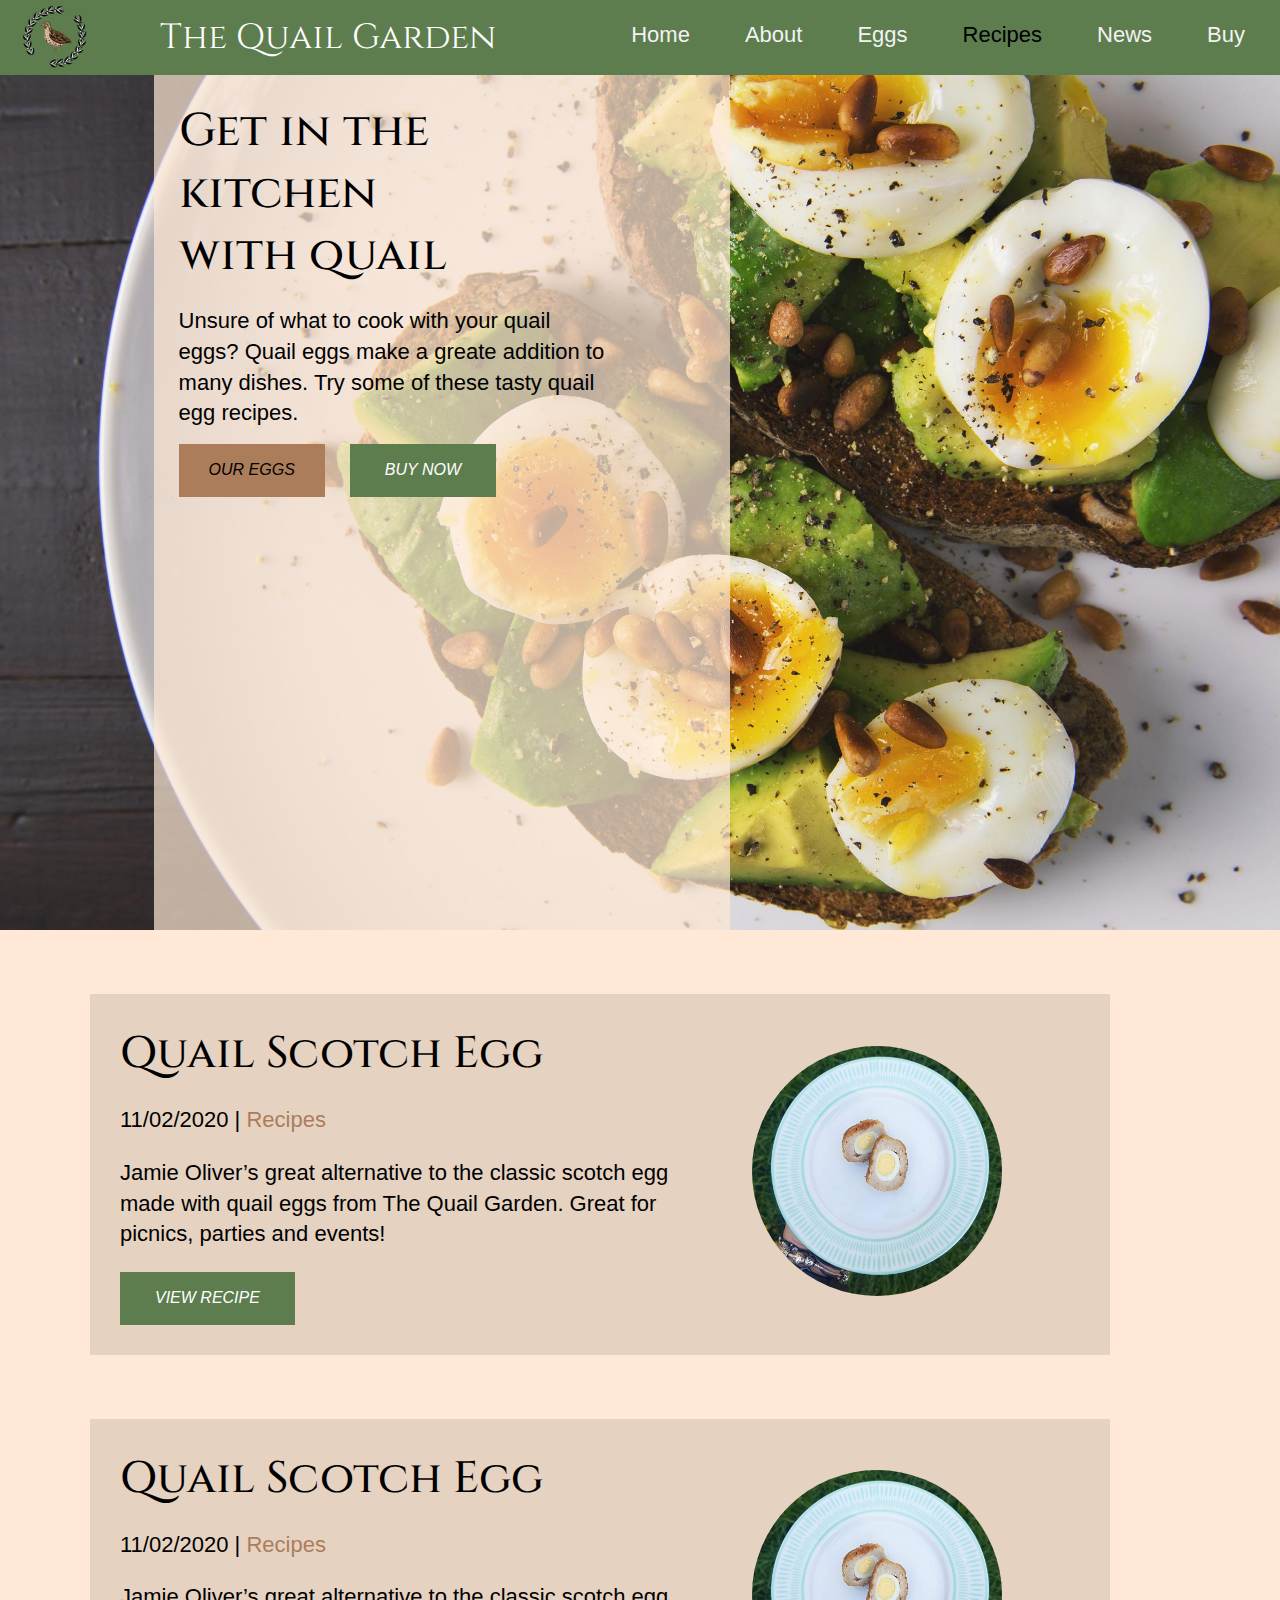
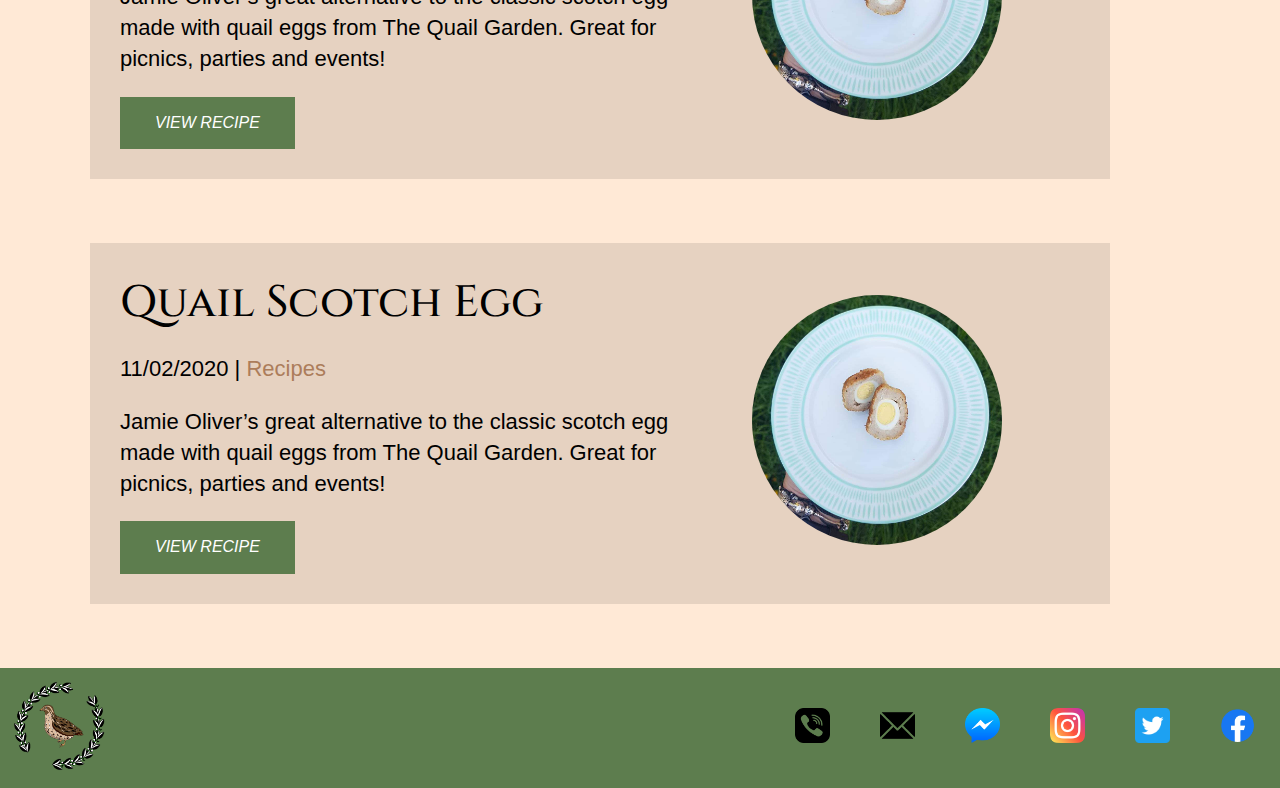
<file: TQG Website 001/recipes.html>
﻿<!DOCTYPE html>
<html lang="en-GB">


<!-- Header-->

<head>
    <meta charset="UTF-8">
    <meta name="description" content="Try these tastey quail egg recipes at your dinner time. A great alternative to chicken eggs">
    <meta name="keywords" content="recipes, quail recipes, quail egg recipes, free range eggs, sustainable farming">
    <meta name="author" content="The Quail Garden">
    <meta name="viewport" content="width=device-width, initial-scale=1.0">
    <link rel="stylesheet" href="style.css">
    <link rel="icon" type="image/png" href="img/quail_cartoon_trans_PAP_icon.ico">
    <link href="https://fonts.googleapis.com/css?family=Cinzel&display=swap" rel="stylesheet">
    <link href="https://fonts.googleapis.com/css?family=Clicker+Script&display=swap" rel="stylesheet">
    <link href="https://fonts.googleapis.com/css?family=Roboto&display=swap" rel="stylesheet">
    <link rel="stylesheet" href="https://cdnjs.cloudflare.com/ajax/libs/font-awesome/4.7.0/css/font-awesome.min.css">
    <script>
        function myFunction() {
            var x = document.getElementById("myTopnav");
            if (x.className === "topnav") {
                x.className += " responsive";
            } else {
                x.className = "topnav";
            }
        }
    </script>
    <title>The Quail Garden - Recipes</title>
</head>

<body>

    <!--Header-->
    <!--Navigation-->

    <div class="topnav" id="myTopnav">
        <div> <a id="logo" href="index.html"><img src="img/Quail_garden_logo_transparent.png" height="70" width="70" alt="The quail garden logo"></a></div>
         <div><h1> The Quail Garden</h1></div>
         <div>
         <a href="index.html">Home</a>
         <a href="about.html">About</a>
         <a href="our_eggs.html">Eggs</a>
         <a href="recipes.html" class="active">Recipes</a>
         <a href="news.html">News</a>
         <a href="buy.html">Buy</a>
         <a href="javascript:void(0);" class="icon" aria-label="Open" onclick="myFunction()">
            <div class="fa fa-bars"></div>
         </a>
     </div>
     </div>

    <!--- Banner section -->
    <div style="background-image:url(img/quail_egg_recipes_banner.jpg);" class="flex-container-banner">
        <div>
            <div>
                <h2>Get in the kitchen with quail </h2>
                <p> Unsure of what to cook with your quail eggs? Quail eggs make a greate addition to many dishes. Try some of these tasty quail egg recipes.</p>
            </div>

            <div class="flex-inner">
                <div class="button1"><a href="our_eggs.html">OUR EGGS</a></div>
                <div class="button2"><a href="buy.html">BUY NOW</a> </div>
            </div>

        </div>
    </div>

    <!--- recipes -->
    <div class="article-pre">
        <div class="column3">
            <div class="in-col">

                <div>
                    <h2>Quail Scotch Egg</h2>
                    <p>11/02/2020 | <a href="recipes.html">Recipes</a>
                    <p>Jamie Oliver’s great alternative to the classic scotch egg made with quail eggs from The Quail Garden. Great for picnics, parties and events!</p>
                    <a class="button2" href="Quail_scotch_egg.html">VIEW RECIPE</a>
                </div>
                <div><img src="img/quail_scotch_egg.jpg" width="145" height="145" alt="Quail Scotch Egg"></div>

            </div>

        </div>



        <div class="column3">
            <div class="in-col">

                <div>
                    <h2>Quail Scotch Egg</h2>
                    <p>11/02/2020 | <a href="recipes.html">Recipes</a>
                    <p>Jamie Oliver’s great alternative to the classic scotch egg made with quail eggs from The Quail Garden. Great for picnics, parties and events!</p>
                    <a class="button2" href="Quail_scotch_egg.html">VIEW RECIPE</a>
                </div>
                <div><img src="img/quail_scotch_egg.jpg" width="145" height="145" alt="Quail Scotch Egg"></div>

            </div>

        </div>


        <div class="column3">
            <div class="in-col">

                <div>
                    <h2>Quail Scotch Egg</h2>
                    <p>11/02/2020 | <a href="recipes.html">Recipes</a>
                    <p>Jamie Oliver’s great alternative to the classic scotch egg made with quail eggs from The Quail Garden. Great for picnics, parties and events!</p>
                    <a class="button2" href="Quail_scotch_egg.html">VIEW RECIPE</a>
                </div>
                <div><img src="img/quail_scotch_egg.jpg" width="145" height="145" alt="Quail Scotch Egg"></div>

            </div>

        </div>
    </div>

 <!--Footer -->
 <footer>
    <div class="flex-container-footer">
        <div>
            <img class="logo" src="img/Quail_garden_logo_transparent.png" height="70" width="70" alt="The quail garden logo">

        </div>


        <div class="social-icon">
            <a href="http://facebook.com/TheQuailGarden"><img src="img/f_logo_RGB-Blue_58.png" height="25" width="2" alt="The quail garden facebook"></a>
            <a href="http://twitter.com/QuailGarden"><img src="img/Twitter_Social_Icon_Rounded_Square_Color.png" height="25" width="2" alt="The quail garden Twitter"></a>
            <a href="http://instagram.com/thequailgarden/"><img src="img/instagram.png" height="25" width="2" alt="The quail garden Instagram"></a>
            <a href="http://m.me/thequailgarden"><img src="img/fbmessenger.png" height="25" width="2" alt="message the quail garden on messenger"></a>
            <a href="mailto:thequailgarden@gmail.com"><img src="img/mail.png" height="25" width="2" alt="thequailgarden@gmail.com"></a>
                <a href="tel:07450309861"><img src="img/phone.png" height="25" width="2" alt="07450309861"></a>
        </div>
    </div>
</footer>

</body>



</html>
</file>
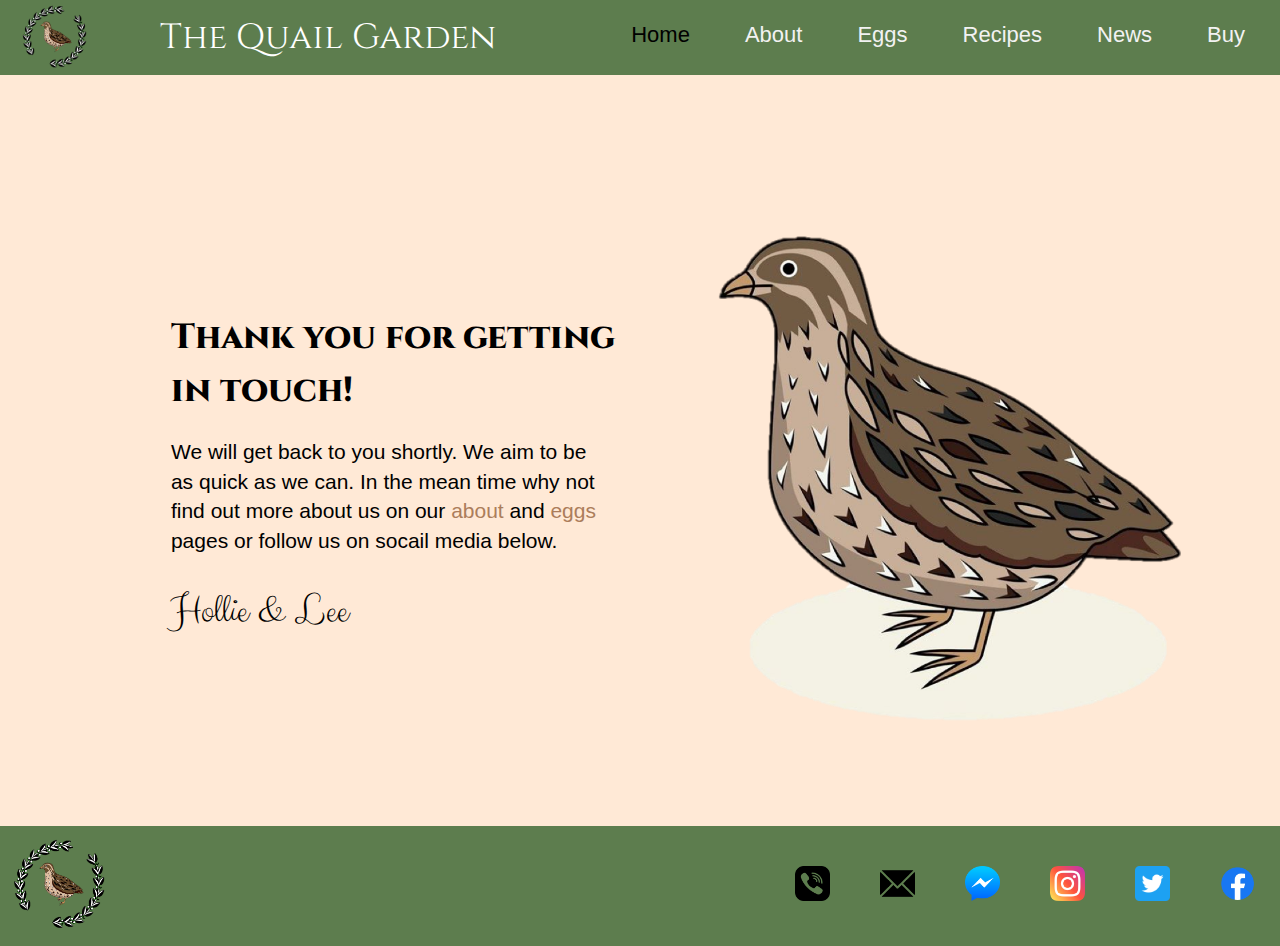
<file: TQG Website 001/thank_you.html>
﻿<!DOCTYPE html>
<html lang="en-GB">


<!-- Header-->

<head>
    <meta charset="UTF-8">
    <meta name="description" content="Thank you">
    <meta name="keywords" content="quail eggs, quail, free range eggs, sustainable farming">
    <meta name="author" content="The Quail Garden">
    <meta name="viewport" content="width=device-width, initial-scale=1.0">
    <link rel="stylesheet" href="style.css">
    <link rel="icon" type="image/png" href="img/quail_cartoon_trans_PAP_icon.ico">
    <link href="https://fonts.googleapis.com/css?family=Cinzel&display=swap" rel="stylesheet">
    <link href="https://fonts.googleapis.com/css?family=Clicker+Script&display=swap" rel="stylesheet">
    <link href="https://fonts.googleapis.com/css?family=Roboto&display=swap" rel="stylesheet">
    <link rel="stylesheet" href="https://cdnjs.cloudflare.com/ajax/libs/font-awesome/4.7.0/css/font-awesome.min.css">
    <script>
        function myFunction() {
            var x = document.getElementById("myTopnav");
            if (x.className === "topnav") {
                x.className += " responsive";
            } else {
                x.className = "topnav";
            }
        }
    </script>
    <title>The Quail Garden - Thank You</title>
</head>

<body>

    <!--Header-->
    <!--Navigation-->

    <div class="topnav" id="myTopnav">
        <div> <a id="logo" href="index.html"><img src="img/Quail_garden_logo_transparent.png" height="70" width="70" alt="The quail garden logo"></a></div>
            <div><h1> The Quail Garden</h1></div>
            <div>
            <a href="index.html" class="active">Home</a>
            <a href="about.html">About</a>
            <a href="our_eggs.html">Eggs</a>
            <a href="recipes.html">Recipes</a>
            <a href="news.html">News</a>
            <a href="buy.html">Buy</a>
            <a href="javascript:void(0);" class="icon" aria-label="Open" onclick="myFunction()">
                <div class="fa fa-bars"></div>
            </a>
         </div>
        </div>


    <!--Introduction-->
    <div class="flex-container-intro">
        <div>

            <h3>Thank you for getting in touch!</h3>
            <p>
                We will get back to you shortly. We aim to be as quick as we can. In the mean time why not find out more about us on our <a href="about.html"> about</a> and<a href="eggs.html"> eggs</a> pages or follow us on socail media below.
            </p>
            <h4>Hollie & Lee</h4>
        </div>
        <div class="bigbird"> <img src="img/quail_cartoon_trans.png" width="50" height="50" alt="quail cartoon"></div>
    </div>

 <!--Footer -->
 <footer>
    <div class="flex-container-footer">
        <div>
            <img class="logo" src="img/Quail_garden_logo_transparent.png" height="70" width="70" alt="The quail garden logo">

        </div>


        <div class="social-icon">
            <a href="http://facebook.com/TheQuailGarden"><img src="img/f_logo_RGB-Blue_58.png" height="25" width="2" alt="The quail garden facebook"></a>
            <a href="http://twitter.com/QuailGarden"><img src="img/Twitter_Social_Icon_Rounded_Square_Color.png" height="25" width="2" alt="The quail garden Twitter"></a>
            <a href="http://instagram.com/thequailgarden/"><img src="img/instagram.png" height="25" width="2" alt="The quail garden Instagram"></a>
            <a href="http://m.me/thequailgarden"><img src="img/fbmessenger.png" height="25" width="2" alt="message the quail garden on messenger"></a>
            <a href="mailto:thequailgarden@gmail.com"><img src="img/mail.png" height="25" width="2" alt="thequailgarden@gmail.com"></a>
            <a href="tel:07450309861"><img src="img/phone.png" height="25" width="2" alt="07450309861"></a>
        </div>
    </div>
</footer>
</body>

</html>
</file>
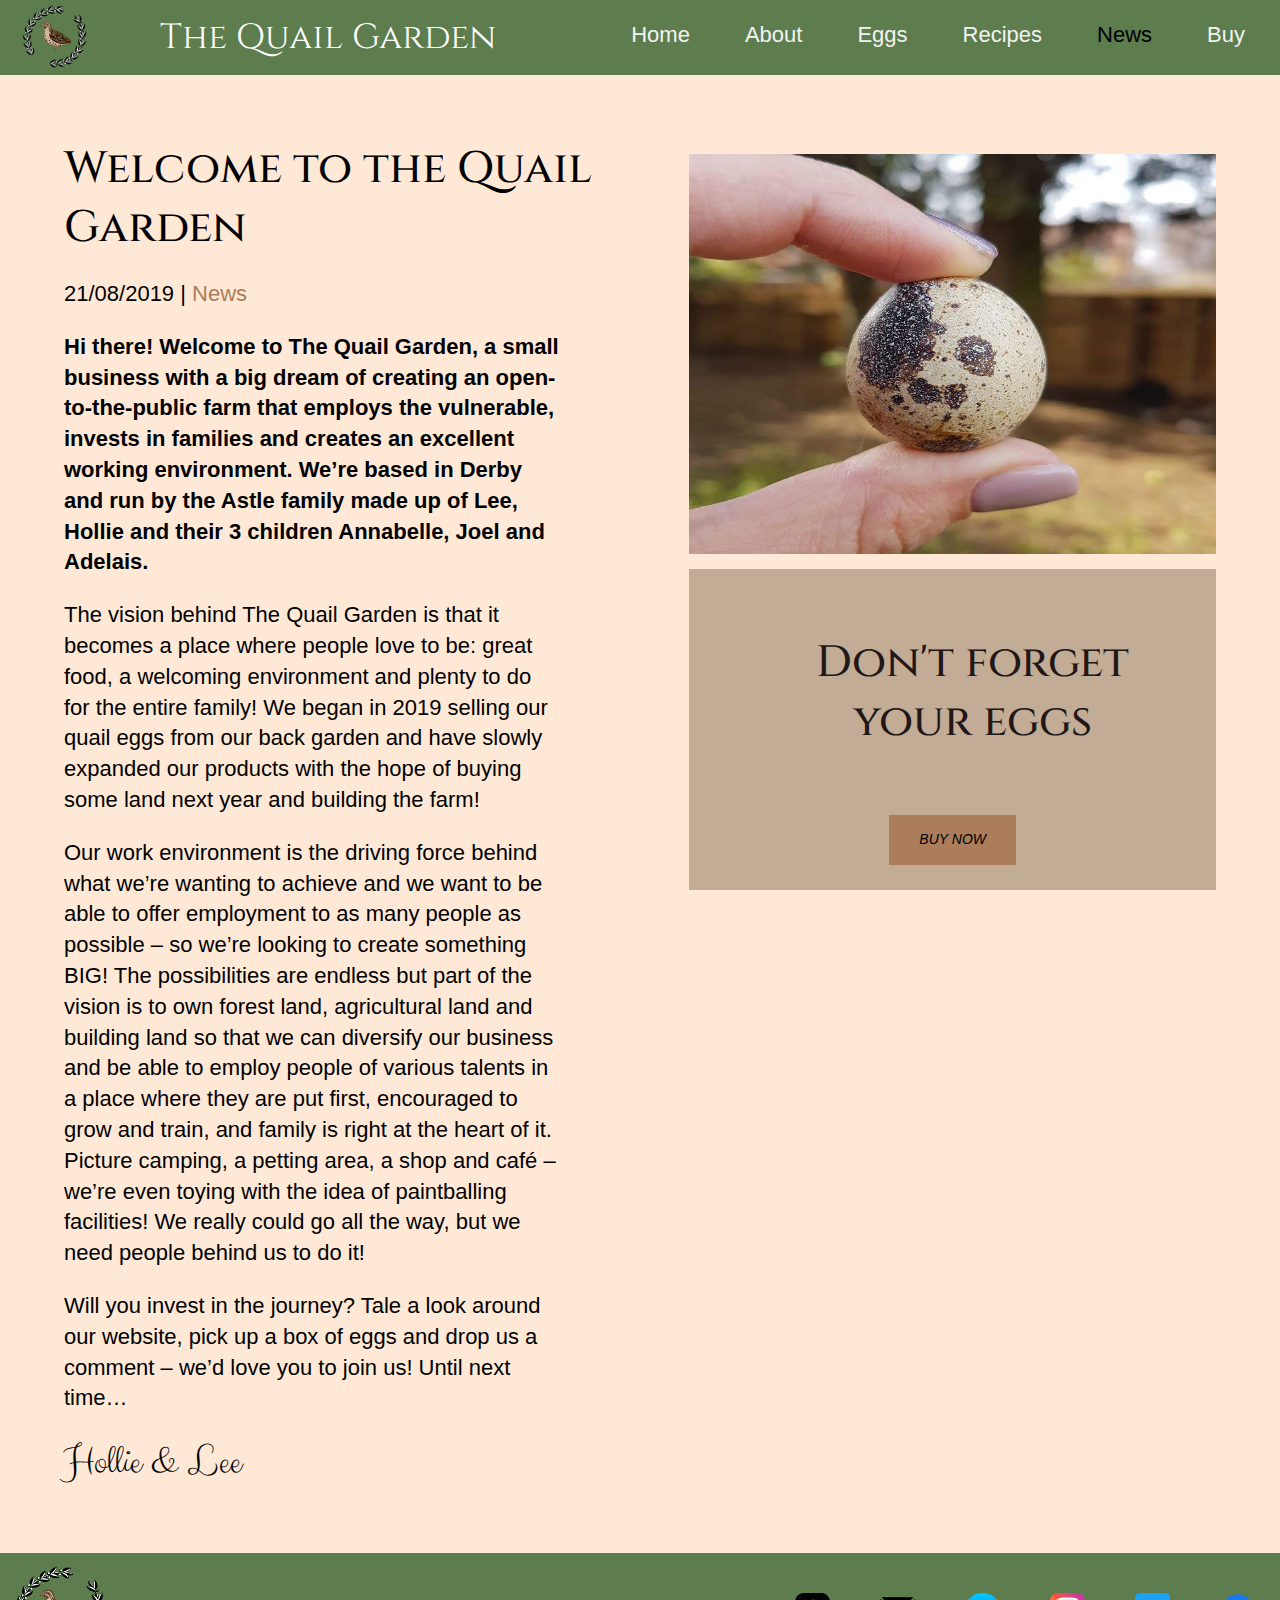
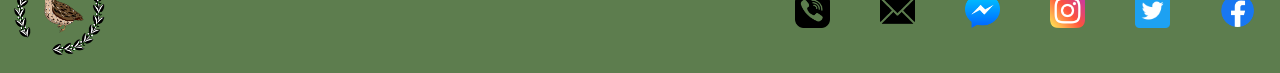
<file: TQG Website 001/welcome_to_the_quail_garden.html>
﻿<!DOCTYPE html>
<html lang="en-GB">


<!-- Header-->

<head>
    <meta charset="UTF-8">
    <meta name="description" content="We’re based in Derby and run by the Astle family made up of Lee, Hollie and their 3 children Annabelle, Joel and Adelais.">
    <meta name="keywords" content="The quail garden news, latest news, quail updates, sustainable farming">
    <meta name="author" content="The Quail Garden">
    <meta name="viewport" content="width=device-width, initial-scale=1.0">
    <link rel="stylesheet" href="style.css">
    <link rel="icon" type="image/png" href="img/quail_cartoon_trans_PAP_icon.ico">
    <link href="https://fonts.googleapis.com/css?family=Cinzel&display=swap" rel="stylesheet">
    <link href="https://fonts.googleapis.com/css?family=Clicker+Script&display=swap" rel="stylesheet">
    <link href="https://fonts.googleapis.com/css?family=Roboto&display=swap" rel="stylesheet">
    <link rel="stylesheet" href="https://cdnjs.cloudflare.com/ajax/libs/font-awesome/4.7.0/css/font-awesome.min.css">
    <script>
        function myFunction() {
            var x = document.getElementById("myTopnav");
            if (x.className === "topnav") {
                x.className += " responsive";
            } else {
                x.className = "topnav";
            }
        }
    </script>
    <title>News - Welcome to The Quail Garden</title>
</head>



<body>

    <!--Header-->
    <!--Navigation-->

    <div class="topnav" id="myTopnav">
        <div> <a id="logo" href="index.html"><img src="img/Quail_garden_logo_transparent.png" height="70" width="70" alt="The quail garden logo"></a></div>
         <div><h1> The Quail Garden</h1></div>
         <div>
         <a href="index.html">Home</a>
         <a href="about.html">About</a>
         <a href="our_eggs.html">Eggs</a>
         <a href="recipes.html">Recipes</a>
         <a href="news.html" class="active">News</a>
         <a href="buy.html">Buy</a>
         <a href="javascript:void(0);" class="icon" aria-label="Open" onclick="myFunction()">
            <div class="fa fa-bars"></div>
         </a>
     </div>
     </div>

    <!--Article-->
    <div class="article">
        <div>
            <h2>Welcome to the Quail Garden</h2>
            <p>21/08/2019 | <a href="news.html">News</a></p>
            <div class="mobileimage">
            <img src="img/one_quail_egg.jpg" height="200" width="200" alt="Quail egg- welcome to the quail garden-news"></div>
            
                <p><strong>Hi there!
               Welcome to The Quail Garden, a small business with a big dream of creating an open-to-the-public farm that employs the vulnerable, invests in families and creates an excellent working environment. We’re based in Derby and run by the Astle family made
                up of Lee, Hollie and their 3 children Annabelle, Joel and Adelais.
            </strong></p>
            <p>
                The vision behind The Quail Garden is that it becomes a place where people love to be: great food, a welcoming environment and plenty to do for the entire family! We began in 2019 selling our quail eggs from our back garden and have slowly expanded our
                products with the hope of buying some land next year and building the farm!
            </p>
            <p>
                Our work environment is the driving force behind what we’re wanting to achieve and we want to be able to offer employment to as many people as possible – so we’re looking to create something BIG! The possibilities are endless but part of the vision is
                to own forest land, agricultural land and building land so that we can diversify our business and be able to employ people of various talents in a place where they are put first, encouraged to grow and train, and family is right at the
                heart of it. Picture camping, a petting area, a shop and café – we’re even toying with the idea of paintballing facilities! We really could go all the way, but we need people behind us to do it!
            </p>
            <p>
                Will you invest in the journey? Tale a look around our website, pick up a box of eggs and drop us a comment – we’d love you to join us! Until next time…
            </p>
            <h4>Hollie & Lee</h4>
        </div>
        <div>
            <div class="desktopimage">
                <img src="img/one_quail_egg.jpg" height="200" width="200" alt="Quail egg- welcome to the quail garden-news"></div>
            <div class="flex-container-cta">
                <div>
                    <h2>Don't forget your eggs</h2>
                </div>
                <div class="button1"><a href="buy.html">BUY NOW</a></div>


            </div>
        </div>

    </div>

     <!--Footer -->
     <footer>
        <div class="flex-container-footer">
            <div>
                <img class="logo" src="img/Quail_garden_logo_transparent.png" height="70" width="70" alt="The quail garden logo">

            </div>


            <div class="social-icon">
                <a href="http://facebook.com/TheQuailGarden"><img src="img/f_logo_RGB-Blue_58.png" height="25" width="2" alt="The quail garden facebook"></a>
                <a href="http://twitter.com/QuailGarden"><img src="img/Twitter_Social_Icon_Rounded_Square_Color.png" height="25" width="2" alt="The quail garden Twitter"></a>
                <a href="http://instagram.com/thequailgarden/"><img src="img/instagram.png" height="25" width="2" alt="The quail garden Instagram"></a>
                <a href="http://m.me/thequailgarden"><img src="img/fbmessenger.png" height="25" width="2" alt="message the quail garden on messenger"></a>
                <a href="mailto:thequailgarden@gmail.com"><img src="img/mail.png" height="25" width="2" alt="thequailgarden@gmail.com"></a>
                <a href="tel:07450309861"><img src="img/phone.png" height="25" width="2" alt="07450309861"></a>
            </div>
        </div>
    </footer>


</body>

</html>
</file>
<file: TQG Website 001/style.css>
/* Global */
    
    body {
        overflow-x: hidden;
        max-width: 100vw;
        margin: 0;
        padding: 0;
        background: #ffe9d6;
    }
    
    @media only screen and (max-width: 600px) {
        body html {
            padding: 0;
            margin: 0;
            width: 100vw;
            overflow-x: hidden;
        }
    }
    
    html {
        max-width: 100vw;
        overflow-x: hidden;
    }
    
    h1 {
        font-family: 'Cinzel', serif;
        font-weight: normal;
        color: #ffffff;
        font-size: 35px;
        font-weight: normal;
    }
    
    h2 {
        font-family: 'Cinzel', serif;
        font-size: 44px;
        font-weight: 500;
    }
    
    h3 {
        font-family: 'Cinzel', serif;
        font-weight: 800;
        font-size: 14px;
        line-height: 1.5;
    }
    
    h4 {
        font-family: 'ClickerScript-Regular, Clicker Script, sans-serif';
    }
    
    h5 {
        font-family: 'Cinzel', serif;
    }
    
    h6 {
        font-family: 'Georgia Italic', 'Georgia', sans-serif;
        font-size: 12px;
        font-weight: normal;
    }
    
    p {
        font-family: 'Georgia Italic', 'Georgia', sans-serif;
        font-weight: normal;
        font-size: 22px;
        line-height: 1.4;
        
    }
    
    li {
        font-family: 'Georgia Italic', 'Georgia', sans-serif;;
        font-weight: normal;
        font-size: 12px;
        line-height: 1.5; 
    }
    a{
        text-decoration: none;
        color: #ac7d5b;
    }

    /* Loose Header*/
        .looseheader{
            width: 100%;
           margin-top: 25px;
           padding-top: 25px;
           justify-content: center;
        }
       .looseheader div{
           width:100%;
           justify-content: center;
       }
        .looseheader h2{
            margin-bottom: 0px;
            padding-bottom: 0px;
            text-align: center;
        }

    @media only screen and (max-width: 600px) {
        .looseheader{
            width: 100%;
           margin: 0;
           padding: 0;
           align-items: center;
        }
       .looseheader div{
           width:100%;
       }
        .looseheader h2{
            margin-bottom: 10px;
            padding-bottom: 25px;
            text-align: center;
        }

    }

    /* Primary Button */
    
    .button1 {
        background-color: #ac7d5b;
        box-sizing: border-box;
        font-family: 'Georgia Italic', 'Georgia', sans-serif;
        font-weight: normal;
        font-style: italic;
        font-size: 16px;
        line-height: 1.4;
        color: #000000;
        padding: 15px 30px 15px 30px;
        margin: 0;
        border-width: 0px;
        white-space: nowrap;
        text-decoration: none;
    }
    
    .button1 a {
        text-decoration: none;
        color: #000000;
    }
    /* Secondary Button*/
    
    .button2 {
        box-sizing: border-box;
        background-color: #5D7D4E;
        font-family: 'Georgia Italic', 'Georgia', sans-serif;
        
        text-decoration: none;
        font-family: 'Georgia Italic', 'Georgia', sans-serif;
        font-style: italic;
        font-size: 16px;
        line-height: 1.4;
        color: #ffffff;
        padding: 15px 35px 15px 35px;
        margin: 0;
        white-space: nowrap;
    }
    
    .button2 a {
        text-decoration: none;
        color: #ffffff;
    }
    
    
    
    /* Contact form*/
    
    .flexbox-contact {
        display: flex;
        width: 100vw;
        flex-direction: column;
        align-items: center;
        justify-content: center;
        padding: 50px 0 50px 0;
    }
    
    .flexbox-contact div {
        width: 75%;
        justify-content: center;
        align-items: center;
    }
    
    input,
    label,
    select,
    textarea,
    option {
        width: 100%;
        margin: 5px;
        padding: 10px;
        box-sizing: border-box;
        resize: vertical;
        font-family: 'Georgia Italic', 'Georgia', sans-serif;
        font-weight: normal;
        font-size: 22px;
        line-height: 1.4;
    }

    textarea{
        border-color: #cccccc;
    }
    
    input[type=submit] {
        width: 100%;
        margin: 5px;
        padding: 16px;
        box-sizing: border-box;
    }
    
    label {
        width: 100%;
        margin: 5px;
        padding: 0;
    }

    select{
        -webkit-appearance: none;
    -moz-appearance: none;
    appearance: none;
    color: #757577;
    padding: 15px;
    border-radius: 0;
    border-color: #cccccc;
    }
  
    /* Navigation */
    
    .topnav {
        overflow: hidden;
        background-color: #5D7D4E;
        display: flex;
        justify-content: space-between;
        align-items: baseline;
        margin: 0;
        height: 75px;
    }
    
    .topnav div {
        flex-shrink: 2;
        display:inline-block;
        flex-wrap: nowrap;
        align-items: baseline;
        padding:0;
        margin:0;
    }

    .topnav div:nth-of-type(3){
        flex-shrink: 3;
        flex-wrap: nowrap;
    }

 
    #logo {
        float: left;
        width: 20px;
        height: 20px;
    }
    
    .topnav a {
        float: left;
        display: block;
        color: #f2f2f2;
        text-align: center;
        padding: 10px 25px 25px 10px;
        margin: 10px;
        text-decoration: none;
        font-family: 'Georgia Italic', 'Georgia', sans-serif;
        font-weight: normal;
        font-size: 22px;
        line-height: 1.4;
    }
    
    .topnav h1 {
        display: block;
        float: right;
        text-align: center;
        font-family: 'Cinzel', serif;
        font-weight: normal;
        color: #ffffff;
        position: relative;
        bottom: 25px;
        right:15px;
        flex-wrap: nowrap;
        margin: 0px;
        padding: 0;
    }
    
    .topnav img {
        display: flex;
        position: relative;
        bottom: 28px;
    }
    
    .topnav a:hover {
        color: black;
    }
    
    .topnav a.active {
        color: #000000;
    }
    
    .topnav .icon {
        display: none;
    }

      /*Navigation tablet repsonsive*/
      @media only screen and (min-width: 401px) and (max-width: 1100px) {
        .topnav a:not(:first-child) {
            display: none;
        }
       
        .topnav a.icon {
            float: right;
            display: block;
        }

    .topnav img {
        display: inline-block;
        position: relative;
        right: 25px;
        bottom: 30px;
    }
    
    .topnav h1 {
        font-size: 24px;
        padding: 10px;
        margin: 0;
    }
    .topnav a{
        display: none;
     }
     .topnav #logo{
         display: flex;
         margin-left: 25px;
     }

    .topnav.responsive {
        position: relative;
        padding: 10px;
        background-color: #5D7D4E;
        height: 25%;
        width: 100%;
    }
    .topnav.responsive a.icon {
        display: block;
        position: absolute;
        color: #ffffff;
        left: 85%;
        top: 2%;
        width: 10%;
        margin: 10px;
        padding: 010px 0 0 0;
        border: none;
        box-shadow: none;
    }
    
    .topnav.responsive a {
        display: block;
        width: 75%;
        box-shadow: 0 2px #ac7d5b;
        border-radius: 5px;
        padding: 20px 6px 15px 12px;
        margin: 0px 0px 5px 0px;
        font-size: 16px;
    }
    .topnav.responsive h1 {
        display: none;
    }

    .topnav.responsive #logo{
        display: none;
    }
}


/*Navigation mobile view*/
    @media screen and (max-width: 600px) {
        .topnav a:not(:first-child) {
            display: none;
        }


.topnav h1{
    position: relative;
    bottom: 30px;
    font-size: 22px;
    margin-left: 25px;
    padding: 0px;
}

.topnav a.icon {
    float: right;
    display: block;
    position: relative;
    right: -10px;
    top: 5px;

}

.topnav a{
   display: none;
}

    }
    
/*Responsive navigation*/
    @media screen and (max-width: 600px) {
        .topnav.responsive {
            position: relative;
            padding: 10px;
            background-color: #5D7D4E;
            height: 25%;
            width: 100%;
        }
        .topnav.responsive a.icon {
            display: block;
            position: absolute;
            color: #ffffff;
            left: 80%;
            width: 10%;
            margin: 10px;
            padding: 10px 0 0 0;
            border: none;
            box-shadow: none;
            
            
           
        }
        .topnav.responsive a {
            display:block;
            width: 75%;
            box-shadow: 0 2px #ac7d5b;
            border-radius: 5px;
            padding: 20px 6px 15px 12px;
            margin: 0px 0px 5px 0px;
            font-size: 16px;
        }
        .topnav.responsive h1 {
            display: none;
        }

        .topnav.responsive #logo{
            display: none;
        }
    }
    /*Banner Section*/
    
    .flex-container-banner {
        display: flex;
        flex-wrap: wrap;
        flex-direction: column;
        background-image: url(img/bunch_quail_eggs.jpg);
        height: 95vh;
        width: 100%;
        background-position: right;
        background-repeat: no-repeat;
        background-size: cover;
        justify-content: right;
        align-items: baseline;
        margin: 0;
    }
    
    .flex-container-banner>div {
        background-color: rgba(255, 233, 214, 0.7);
        width: 45vw;
        height: 95vh;
        margin-left: 12%;
        padding: 0px;
        font-size: 30px;
        justify-content: left;
        position: relative;
    }
    
    .flex-container-banner h2 {
        position: relative;
        font-size: 46px;
        width: 50%;
        margin: 25px 0 10px 25px;
    }
    
    .flex-container-banner p {
        position: relative;
        width: 75%;
        font-size: 22px;
        margin: 10px 0 0 25px;
        padding: 10px 0 0 0;
    }

    .flex-inner {
        /*Double buttons*/
        display: flex;
        flex-direction: row;
        align-items: center;
        padding: 15px 0 0 0;
    }
    
    .flex-inner div {
        justify-content: inherit;
        margin-left: 25px;
    }

    /*Banner tablet repsonsive*/
    @media only screen and (min-width: 401px) and (max-width: 960px) {
           
    .flex-container-banner {
        height: 95vh;
        width: 100%;
    }
    
    .flex-container-banner>div {
        width: 60vw;
        height: 95vh;
        justify-content: left;
        position: relative;
    }
    
    .flex-container-banner h2 {
        position: relative;
        font-size: 46px;
        width: 70%;
        margin: 25px 0 10px 25px;
    }
    
    .flex-container-banner p {
        position: relative;
        width: 75%;
        font-size: 26px;
        margin: 10px 0 0 25px;
        padding: 10px 0 0 0;
    }

    .flex-inner {
        /*Double buttons*/
        display: flex;
        flex-direction: row;
        align-items: center;
        padding: 15px 0 0 0;
    }
    
    .flex-inner div {
        justify-content: inherit;
        margin-left: 25px;
    }
}

/*Banner mobile responsive */
    @media screen and (max-width: 600px) {
        .flex-container-banner {
            height: 85vh;
            width: 100vw;
            background-position: 60% 60%;
            margin:0;
            padding: 0;
        }

        .flex-container-banner div{
            width: 80%;
            margin: 0;
            padding:0px 0px 0 0px;
        }

        .flex-container-banner h2{
            font-size: 34px;
            width: 100%;
        }

        .flex-container-banner p{
            width: 100%;
            font-size: 19px;
        }

        .flex-inner {
            display: flex;
            flex-direction: column; 
        }

        .flex-inner div{
          width: 100%;
           text-align: center;
           padding: 10px 10px 10px 10px;
            margin: 5px 0px 5px 45px;  
        }
}

    

    

    /* Introduction*/
    
    .flex-container-intro {
        display: flex;
        justify-content: space-around;
        align-items: center;
        flex-wrap: nowrap;
        margin-top: 50px;
    }
    
    .flex-container-intro>div {
        padding: 20px;
        font-size: 30px;
    }
    
    
    .flex-container-intro h3 {
        position: relative;
        left: 15%;
        margin: 20px 20px 20px 20px;
        font-size: 35px;
        width: 53%; 
    }
    
    .flex-container-intro h4 {
        position: relative;
        width: 100%;
        left: 15%;
        font-family: 'ClickerScript-Regular', 'Clicker Script', sans-serif;
        font-weight: 400;
        font-style: normal;
        font-size: 40px;
        margin: 30px 20px 20px 20px;
        text-align: left;
    }
    
    .flex-container-intro p {
        position: relative;
        width: 50%;
        left: 15%;
        margin: 20px 20px 20px 20px;
        font-size: 21px;
    }
    
    .flex-container-intro img {
        position: relative;
        border-radius: 0%;
        width: 200%;
        height: 200%;
        right: 100%;
        bottom: 20%
    }

    @media screen and (max-width: 600px) {
        .flex-container-intro {
            width: 90%; 
            margin: 0;
            padding: 0; 
        }
        .flex-container-intro p{
            width: 100%;
            margin: 20px 10px 0px 0px;
            padding: 0;
        }
        .flex-container-intro h3{
            font-size: 24px;
            position: relative;
            margin: 20px 10px 0px 0px;
        }
.flex-container-intro h4{
    padding-top: 20px;
    margin: 20px 10px 0px 0px;
}
    }


/* About page intro*/



    @media screen and (max-width: 600px) {

.introduction{
    width: 100%;
    margin: 0;
    padding-left: 10px;
}

.introduction h3{
    margin:0;
    padding-top: 20px;
}

    }

    /* About page ethics and standards*/

    .introduction2 {
        display: block;
        align-items: center;
        flex-wrap: nowrap;
        width: 100%;
        margin-top: 100px;
        margin-bottom: 100px;
    }
    
    .introduction2>div {
       margin: 0;
        font-size: 30px;
        width: 100%;
    }
    
    
    .introduction2 h3 {
        position: relative;
        left: 15%;
        font-size: 35px;
        width: 100%; 
    }
    
  
    
    .introduction2 p {
        position: relative;
        width: 70%;
        left: 15%;
        font-size: 21px;
    }
    



@media screen and (max-width: 600px) {
  
.introduction2 p{
    width: 90%;
    margin-top: 25px;
    top: 5%;
    left:5%;
}

.introduction2 h3{
    margin-top: 25px;
    width: 100%;
    top: 5px;
    left: 5%;
}


}
    /* Responsive Introduction*/
    
    @media (max-width: 600px) {
        .flex-container-intro {
            flex-direction: column;
        }
        .flex-container-intro img {
            display: none;
        }
        .flex-container-intro h3 {
            width: 100%;
            text-align: left;
            position: relative;
            left: 5%;
        }
        .flex-container-intro p {
            width: 100%;
            text-align: left;
            position: relative;
            left: 5%;
        }
        .introduction2, h3{
            margin:0;
            width: 90%;
        }
        .introduction2 h3{
            margin: 0;
            Padding: 0;
        }
    }
    /* CTA boxes*/
    .flex-container {
        display: flex;
        flex-wrap: wrap;
        justify-content: center;
        background-color: #ffe9d6;
        text-align: center;
        width: 100%;
        margin: 50px 0 100px 0;
    }
    
    .flex-container>div {
        background-color: #E6D2C1;
        margin: 25px;
        padding: 30px;
        font-size: 30px;
        text-align: center;
    }
    
    .flex-container h3 {
        font-size: 40px;
    }
    
    .flex-container img {
        border-radius: 50%;
    }
    
    .flex-container .button1 {
        text-decoration: none;
        text-transform: uppercase;
        width: 50%;
    }
    
    .flex-container a {
        color: #ffe9d6;
    }
    
    a:hover {
        color: #000000;
    }
    
@media screen and (max-width: 600px) {
    .flex-container {
        display: flex;
        flex-direction: row;
        width:100%;
        margin: 25px 0 25px 0;
        
    }

    .flex-container div{
        width: 100%;
    
    }
    .flex-container h3{
        text-align: center;
        align-items: baseline;
        padding: 10px;
    }
}


/*About the Owners*/
    
    .flex-container-about {
        display: flex;
        justify-content: center;
        flex-direction: row;
        flex-wrap: wrap;
        align-items: center;
        width: 100%;
        height: 100%;
    }
    
    .flex-container-about>div {
        width: 100%;
        height: 100%;
        margin: 0;
        padding: 0px;
        font-size: 30px;
        text-align: center;
        -webkit-flex: 1;
        /* Safari */
        -ms-flex: 1;
        /* IE 10 */
        flex: 2;
        /* Standard syntax */
    }

    
    .flex-container-about h4{
        font-family: 'Cinzel', serif;
        font-weight: 500;
    }

    .flex-container-about h3 {
        position: relative;
        font-family: 'Cinzel', serif;
        font-size: 40px;
        font-weight: 500;
    }
    
    .flex-container-about p {
        font-size: 22px;
        padding: 10px;
        text-align: center;
    }
    
    .flex-container-about img {
        align-items: center;
        border-radius: 50%;
        background-size: cover;
        background-position: center;
    }

    .content-box {
        background-color: #BBAB95;
        padding: 10%;
        position: relative;
        height: 800px;
    }
   
    
    .content-box2 {
        background-color: #C3AC96;
        padding: 10%;
        position: relative;
        height: 800px;
        
    }

    .content-box2 img{
        margin-top: 140px;
    }


    .content-box3{
        background-color: #C3AC96;
        padding: 10%;
        position: relative;
        height: 800px;
    }
    .content-box3 h2{
margin-top: 250px;
    }

       /* Multicol Our eggs*/
    
       .multicol {
        display: flex;
        width: 100%;
        column-count: 2;
        margin: 0;
        padding: 0;
    }
    
    .multicol ul {
        margin: 10px;
        padding: 0;
        list-style: none;
        text-align:  left;
        margin-bottom: 25px;
    }
    
    .multicol li {
        padding: 0;
    }
    
    
    .flex-container-about ul li{
        
       display: inline-block;
       position: relative;
        font-family: 'Georgia Italic', 'Georgia', sans-serif;;
        font-weight: normal;
        font-size: 22px;
        line-height: 1.5;
        padding: 0;
        width: 100%;
    }

    ul li:before {
        content: "";
        display: inline-block;
        height: 35px;
        width: 55px;
        background-image: url(img/rsz_quail_cartoon_trans.png);
        background-size: contain;
        background-repeat: no-repeat;
        margin-left: -75px;
        padding: 0;
        margin:0;
        vertical-align: middle;
    }

    
    @media (max-width: 600px) {
        .flex-container-about {
         
            flex-direction: column;
            justify-items: center; 
        }

        .flex-container-about div{
            justify-content: center;
        }

        .flex-container-about h3{
            margin: 30px;
        }
        .flex-container-about p{
            width: 100%;
            font-size:22px;
            padding: 0px;   
        }

        ul li:before{
            height: 20px;
            width: 25px;
        }

        .flex-container-about ul{
            width: 100%;
            margin: 5px;
            padding: 0;
           
        }

        .flex-container-about li{
            list-style-position: outside;
            margin: 20px 30px 10px 25px;
           
        }
.multicol {
    width: 100%;
    margin: 0;
} 
      
    }
    
    



    @media screen and (max-width: 600px) {
        .flex-container-about{
            height: 100%;
            
        }
        
        .flex-container-about div{
            height:50%;
        }
        
        .flex-container-about h3{
            height: 50%;
        }
        
        .content-box3 h2{
        
            margin-top: 0;

        }

            }
    /* Call To action Full width */
    
    .flex-cta-fullwidth{
        display: flex;
        width: 100%;
        background-color: #C3AC96;
        justify-content: center;
        align-items: center;
    }

    .flex-cta-fullwidth h3{
        font-size: 44px;
    }

    .flex-cta-fullwidth div{
margin: 20px;
    }

    @media only screen and (max-width: 600px) {

        .flex-cta-fullwidth {
            flex-direction: column;
            width: 100%;
            align-items: center;
            text-align: center;
        }

        .flex-cta-fullwidth h2 {
            flex-direction: column;
            width: 100%;
            align-items: center;
            text-align: center;
        }

    }

    .flex-containter-cta {
        display: flex;
        justify-content: space-between;
        background-color: #C3AC96;
        align-items: center;
        width: 100%;
        min-height: 200px;
    }
    
    .flex-containter-cta div {
        background-color: #C3AC96;
        margin: 1px;
        padding: 5px;
        font-size: 30px;
        text-align: center;
        -webkit-flex: 1;
        /* Safari */
        -ms-flex: 1;
        /* IE 10 */
        flex: 2;
        /* Standard syntax */
    }
    
 
    /* Product Info Section*/
    
    .flex-container-info {
        display: flex;
        width: 100%;
        justify-content: space-between;
        background-color: #ffe9d6;
        margin: 10px;
    }
    
    .flex-container-info>div {
        margin: 2%;
        padding: 0;
        font-size: 30px;
        text-align: left;
        justify-content: stretch;
        width: 33.3vw;
    }
    
    .flex-container-info h4 {
        font-size: 34px;
        font-family:'Cinzel', serif;
        
    }
    
    .flex-container-info p {
        border-radius: 50%;
    }
    
    @media only screen and (max-width: 600px) {
        .flex-container-info {
            flex-wrap: wrap;
            flex-direction: row;
        }
        .flex-container-info div {
            flex-direction: row;
            width: 90vw;
        }
    }
 
    /* Recipes feed */
    
    .artcile-pre {
        display: flex;
        flex-wrap: wrap;
        background-color: #ffe9d6;
        text-align: left;
        width: 80vw;
    }
    
    .article-pre>div {
        background-color: #E6D2C1;
        margin: 5%;
        margin-left: 155px;
        padding: 30px;
        font-size: 30px;
        text-align: center;
        width: 75vw;
        justify-content: space-evenly;
    }
    
    .column3 p {
        text-align: left;
        width: 95%;
    }
    
    .column3 h2 {
        text-align: left;
        margin: 0;
    }
    
    .column3 .button2 {
        float: left;
    }
    
    .column3 img {
        position: relative;
        border-radius: 50%;
        right: -20%;
        width: 300px;
        height: 300px;
    }
    
    .in-col {
        display: flex;
        justify-content: space-around;
        align-items: center;
        width: 65vw;
    }

/* Tablet Responsive recipes*/
    @media only screen and (min-width: 401px) and (max-width: 1100px) {
        
        .flex-container-info {
            flex-wrap: wrap;
            flex-direction: row;
        }
        .flex-container-info div {
            flex-direction: row;
            width: 90vw;
        }
    }
 
    /* Recipes feed */
    
    .artcile-pre {
        display: flex;
        flex-wrap: wrap;
        background-color: #ffe9d6;
        text-align: left;
        width: 80vw;
    }
    
    .article-pre>div {
        background-color: #E6D2C1;
        margin: 5%;
        margin-left: 90px;
        padding: 30px;
        font-size: 30px;
        text-align: center;
        width: 75vw;
        justify-content: space-evenly;
    }
    
    .column3 p {
        text-align: left;
        width: 95%;
    }
    
    .column3 h2 {
        text-align: left;
        margin: 0;
    }
    
    .column3 .button2 {
        float: left;
    }
    
    .column3 img {
        position: relative;
        border-radius: 50%;
        right: -20%;
        width: 250px;
        height: 250px;
    }
    
    .in-col {
        display: flex;
        justify-content: space-around;
        align-items: center;
        width: 65vw;
    }
    /* Mobile Responsive recipes*/
    
    @media only screen and (max-width: 600px) {
        .article-pre {
            display: flex;
            flex-wrap: wrap;
            width: 75vw;
            margin-top: 50px;
            padding: 0;
        }
        .article-pre div{
            flex-direction: column-reverse;
            width: 100%;
            margin: 10px 20px 20px 20px;
            padding: 0 30px 0 10px;
        }

        .article-pre img{
           width: 175px;
           height: 175px;
           right: 20px;

        }

       .article-pre p {
        width:100%;
           padding-bottom: 10px;
       }

       .article-pre h2{
        width: 100%;
        font-size: 40px;
        line-height: 1.2;

        }
    }
    /* Call to action*/
    
    .flex-container-cta {
        display: flex;
        flex-wrap: wrap;
        justify-content: space-evenly;
        align-items: baseline;
        background-color: #C3AC96;
        text-align: left;
        width: 50%;
    }
    
    .flex-containter-cta div {
        background-color: #E6D2C1;
        color: white;
        margin: 10%;
        padding: 30px;
        font-size: 30px;
        text-align: center;
        width: 50%;
        justify-content: space-evenly;
    }
    
    /* Article */
    
    .article {
        display: inline-flex;
        justify-content: center;
        margin: 0;
        width: 100%;
        flex-direction: row;
        flex-wrap: wrap;
    }
    
    .article div {
       width: 100%;
        margin: 5vw;
        -webkit-flex: 1;
        /* Safari */
        -ms-flex: 1;
        /* IE 10 */
        flex: 2;
        /* Standard syntax */
    }
    
    .article img {
        width: 100%;
        height: 40%;
    }
    
    .article h2 {
        margin: 0;
        width: 110%;
    }
    
    .article h4 {
        font-family: 'ClickerScript-Regular', 'Clicker Script', sans-serif;
        font-weight: 400;
        font-style: normal;
        font-size: 40px;
        text-align: left;
        margin: 0;
        padding: 0;
    }
    
    .article p {
        width: 100%;
    }

    .article h3{
        font-size: 33px;
        font-weight: 800;
    }

    .article li{
font-size: 20px;
list-style-type: none;
    padding: 0;
    line-height: 2;


    }

    .mobileimage{
        display: none;
    }

.article .desktopimage {
        width:  100%;
        height: 400px;
        padding: 0px;
        margin: 15px 25px 15px 0px;
        
    }

    .article .desktopimage div{
       height: 100%;
       width: 100%;

    }

 .article .desktopimage img{
        width: 100%;
        height: 100%;
    }
    
    .article .flex-container-cta {
        align-items: center;
        margin: 0;
        width: 100%;
        text-align: left;
    }
    
    .article .flex-container-cta div {
       
        color: rgb(34, 23, 23);
        font-size: 30px;
        text-align: center;
        
    }
    
    .article .flex-container-cta .button1 {
        margin: 0 200px 25px 200px;
        font-family: 'Georgia Italic', 'Georgia', sans-serif;
        font-style: italic;
        font-size: 14px;
        color: #333333;
        padding: 15px 30px 15px 30px;
        border-width: 0px;
        white-space: nowrap;
    }


    /* Article Repsonsive */

    @media only screen and (max-width: 600px) {
        .article {
            width: 100%;
            padding: 0;
            margin: 0;
        }

        .article div{
            width: 100%;
            margin: 5px;
           

        }
        .article h2{
            width: 90%;
            text-align: left;
            margin: 5px;
            padding: 5px;
        }
        .article h3{
           margin-left: 10px;
         
        }

        .article h4{
            margin-left: 20px;
        }
        article ul{
            width: 100%;
            line-break: normal;
            padding: 0;
            margin: 0;
        }

        .article p{
            width: 90%;
            margin-left: 10px;
        }

        .article li{
            display: block;
            position: relative;
            right: 35px;
            width: 100%;
            list-style-position: outside;
            padding: 10px;
            line-height: 1.5;
            line-break: normal;
        }

    
    

       .article .mobileimage{
            display: block;
            width: 95%;
            height: 300px;
            
        }

        .article .mobileimage div{
            width: 100%;
            margin: 0;
            padding: 0;
        }

        .article .mobileimage img{
            width: 100%;
           height: 300px;
        }

        .desktopimage{
            display: none;
        }
        .article .flex-container-cta{
            position: relative;
            justify-items: center;
            left: 10px;
            width: 90%;
           padding: 5px;
           margin-bottom: 35px;
           margin-top: 55px;

        }
        .article .flex-container-cta h2{
            width: 100%;
            text-align: center;
            padding: 5px;
        }
        .article .flex-container-cta div{
            width:100%;
            padding: 5px;
            margin:5px;
        }



    
    }
    /*Thank you page*/
    
    .bigbird {
        width: 50%;
        height: 50%;
    }
    /* Footer */
    
    .flex-container-footer {
        display: flex;
        justify-content: space-between;
        background-color: #5D7D4E;
        text-align: left;
        max-width: 100vw;
        height: 120px;
        overflow: hidden;
        margin: 0;
        padding: 0;
    }
    
    .flex-container-footer div {
        margin: 0px;
        padding: 0px;
        font-size: 30px;
        width: 50%;
    }
    
    .flex-container-footer img {
        width: 35px;
        height: 35px;
        padding-top: 15px;
        margin: 25px;
        float: right;
    }
    
    .flex-container-footer .logo {
        position: absolute;
        width: 100px;
        height: 100px;
        margin: 10px;
        padding: 0;
    }
    
    .flex-container-footer h2 {
        position: relative;
            right: 400px;
        padding: 0;
    }
    
    @media only screen and (max-width: 600px) {
        .flex-container-footer {
            display: flex;
            justify-content: space-between;
           
        }

        .flex-container-footer div{
           align-items: center;
           width: 100vw;
        
        }
        .flex-container-footer .social-icon {
            display: flex;
            justify-content: center;
            flex-direction: row;
        }
        .flex-container-footer img {
            position: relative;
            margin: 10px;
            padding: 0;
        }
     
        .flex-container-footer .logo {
            display: none;
        }
    }
</file>
